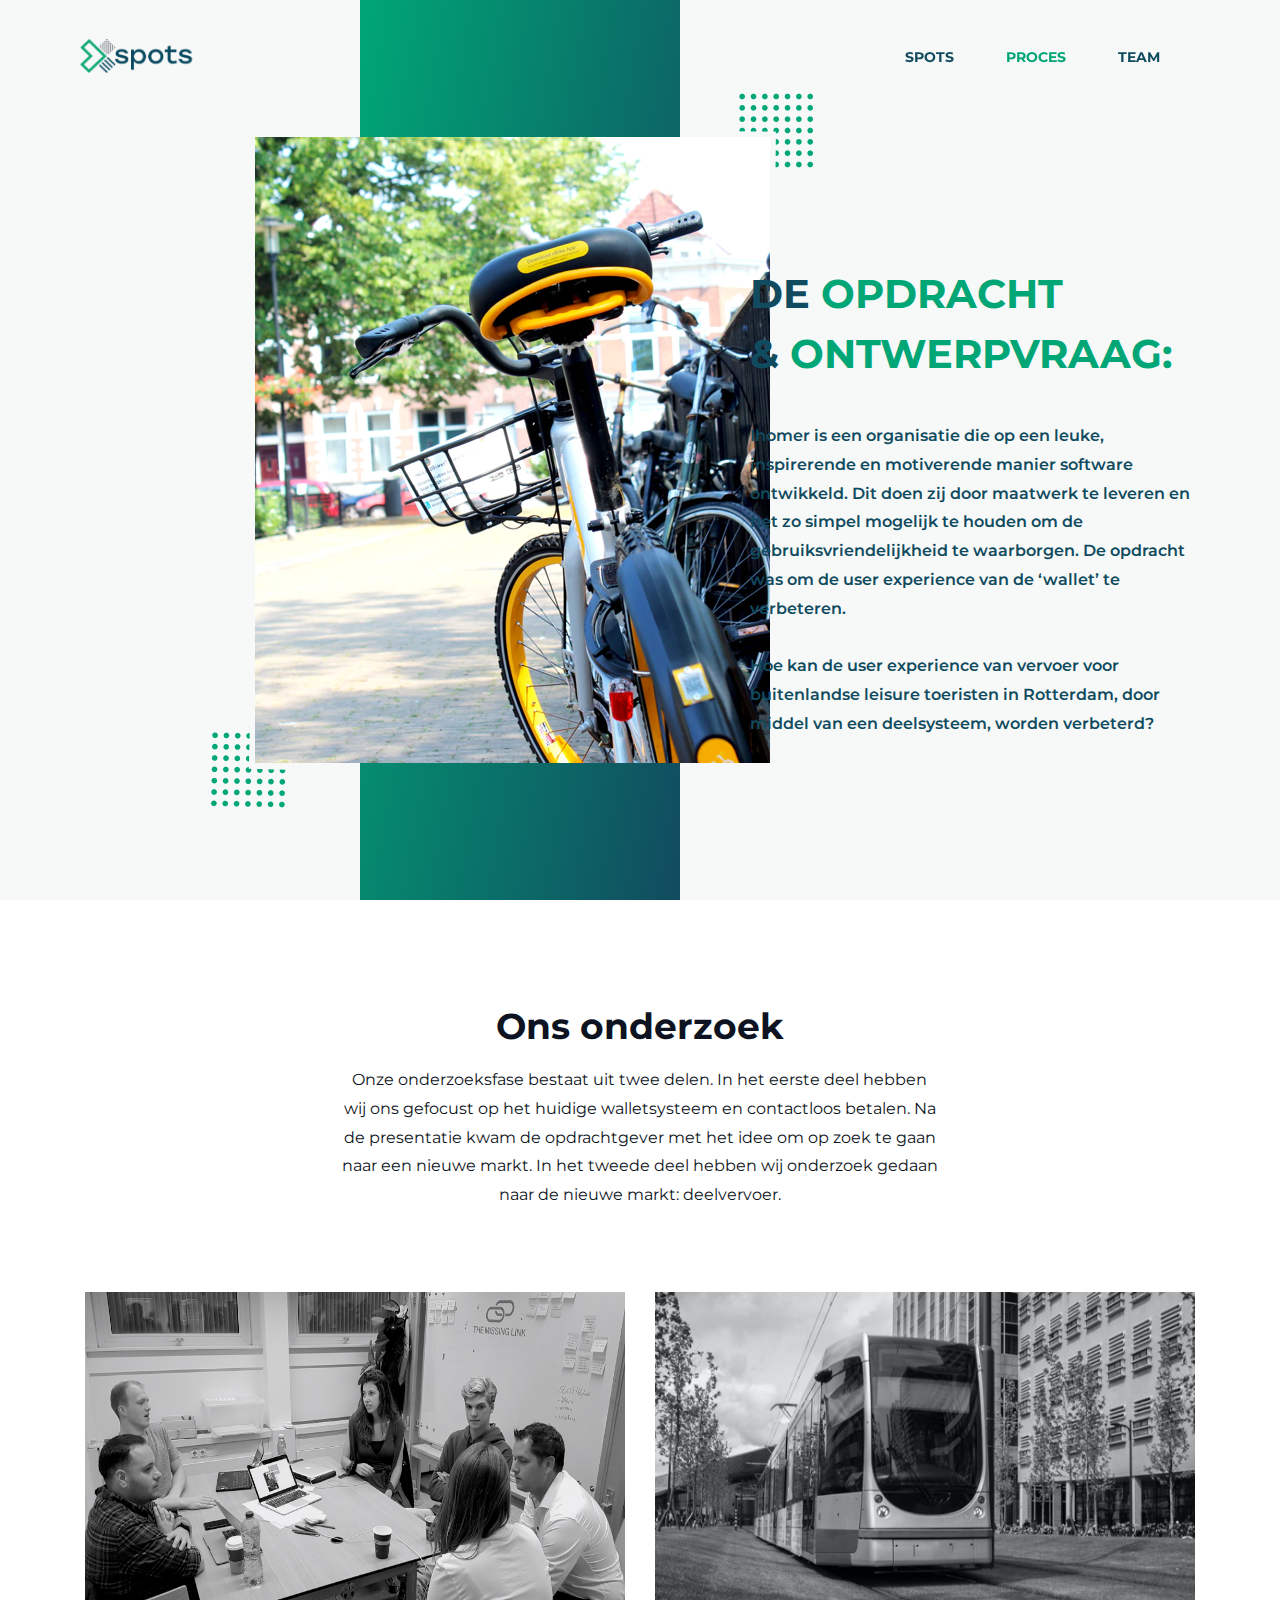
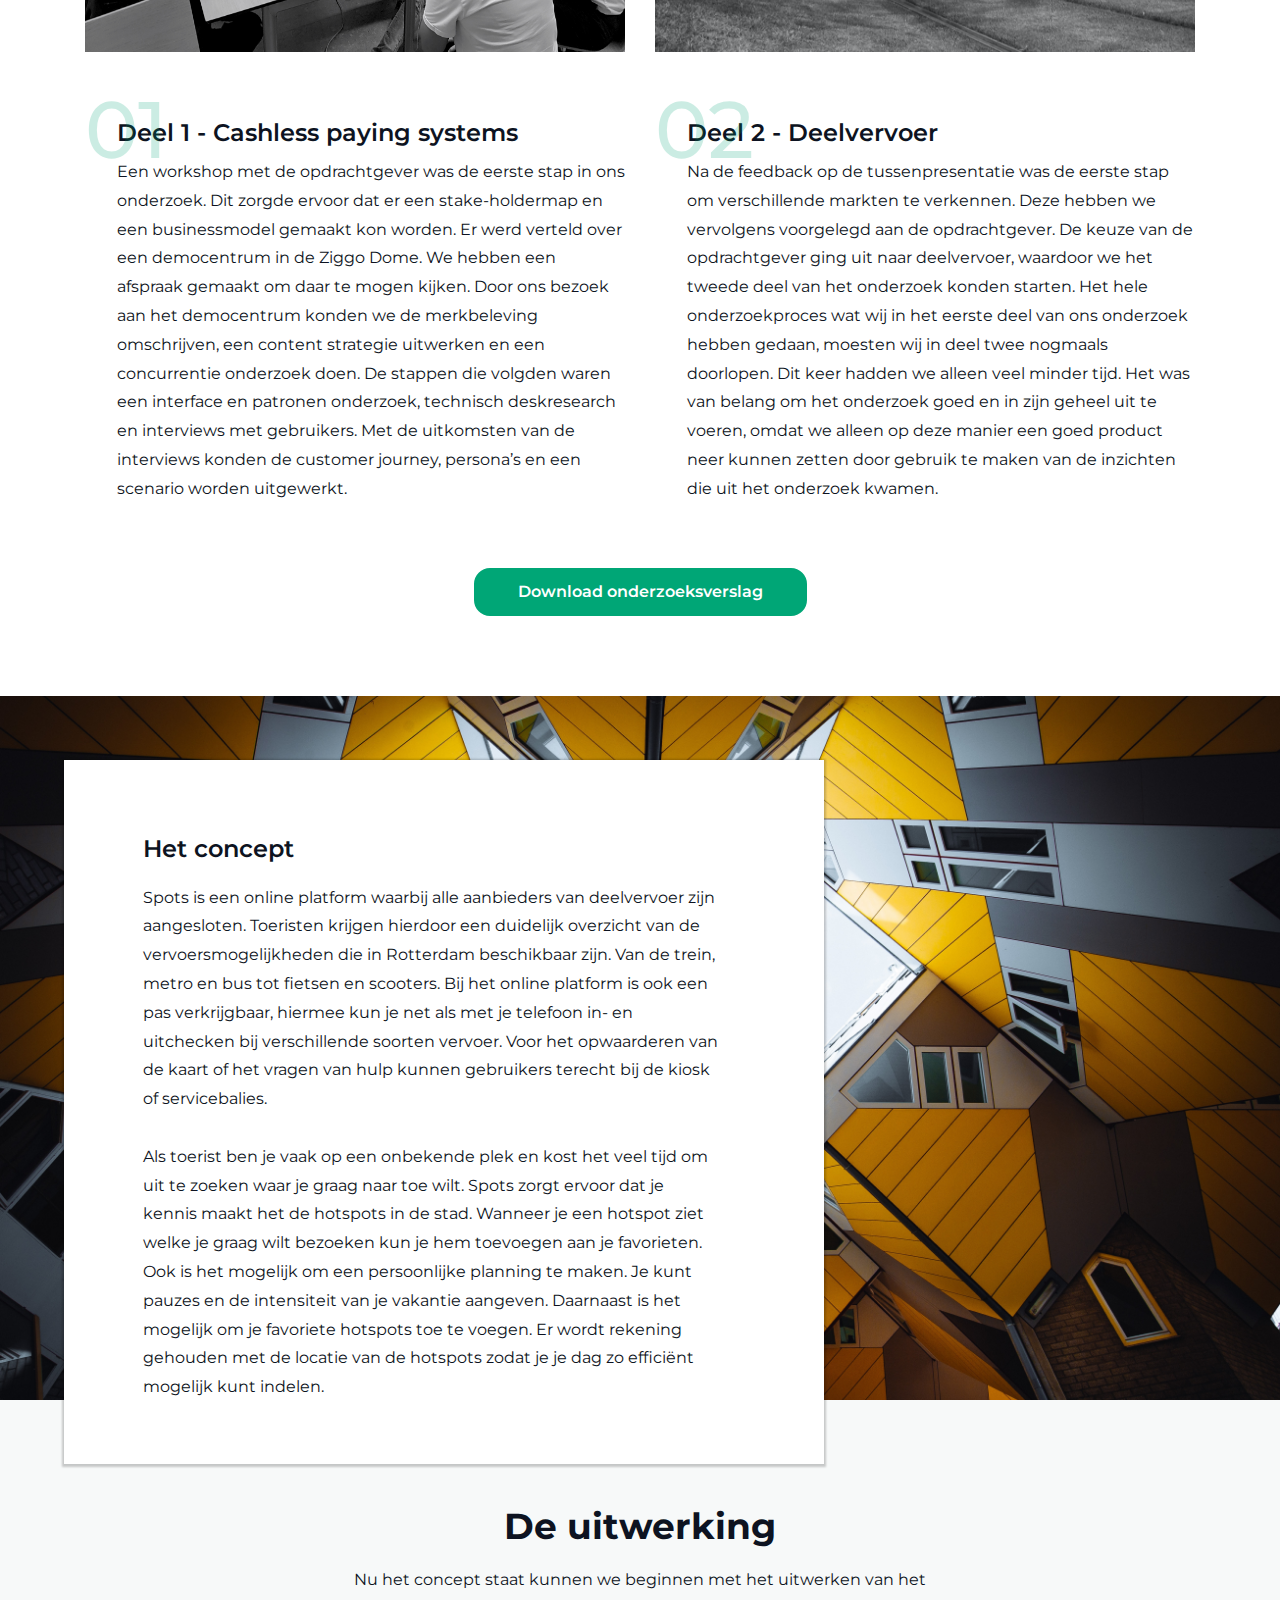
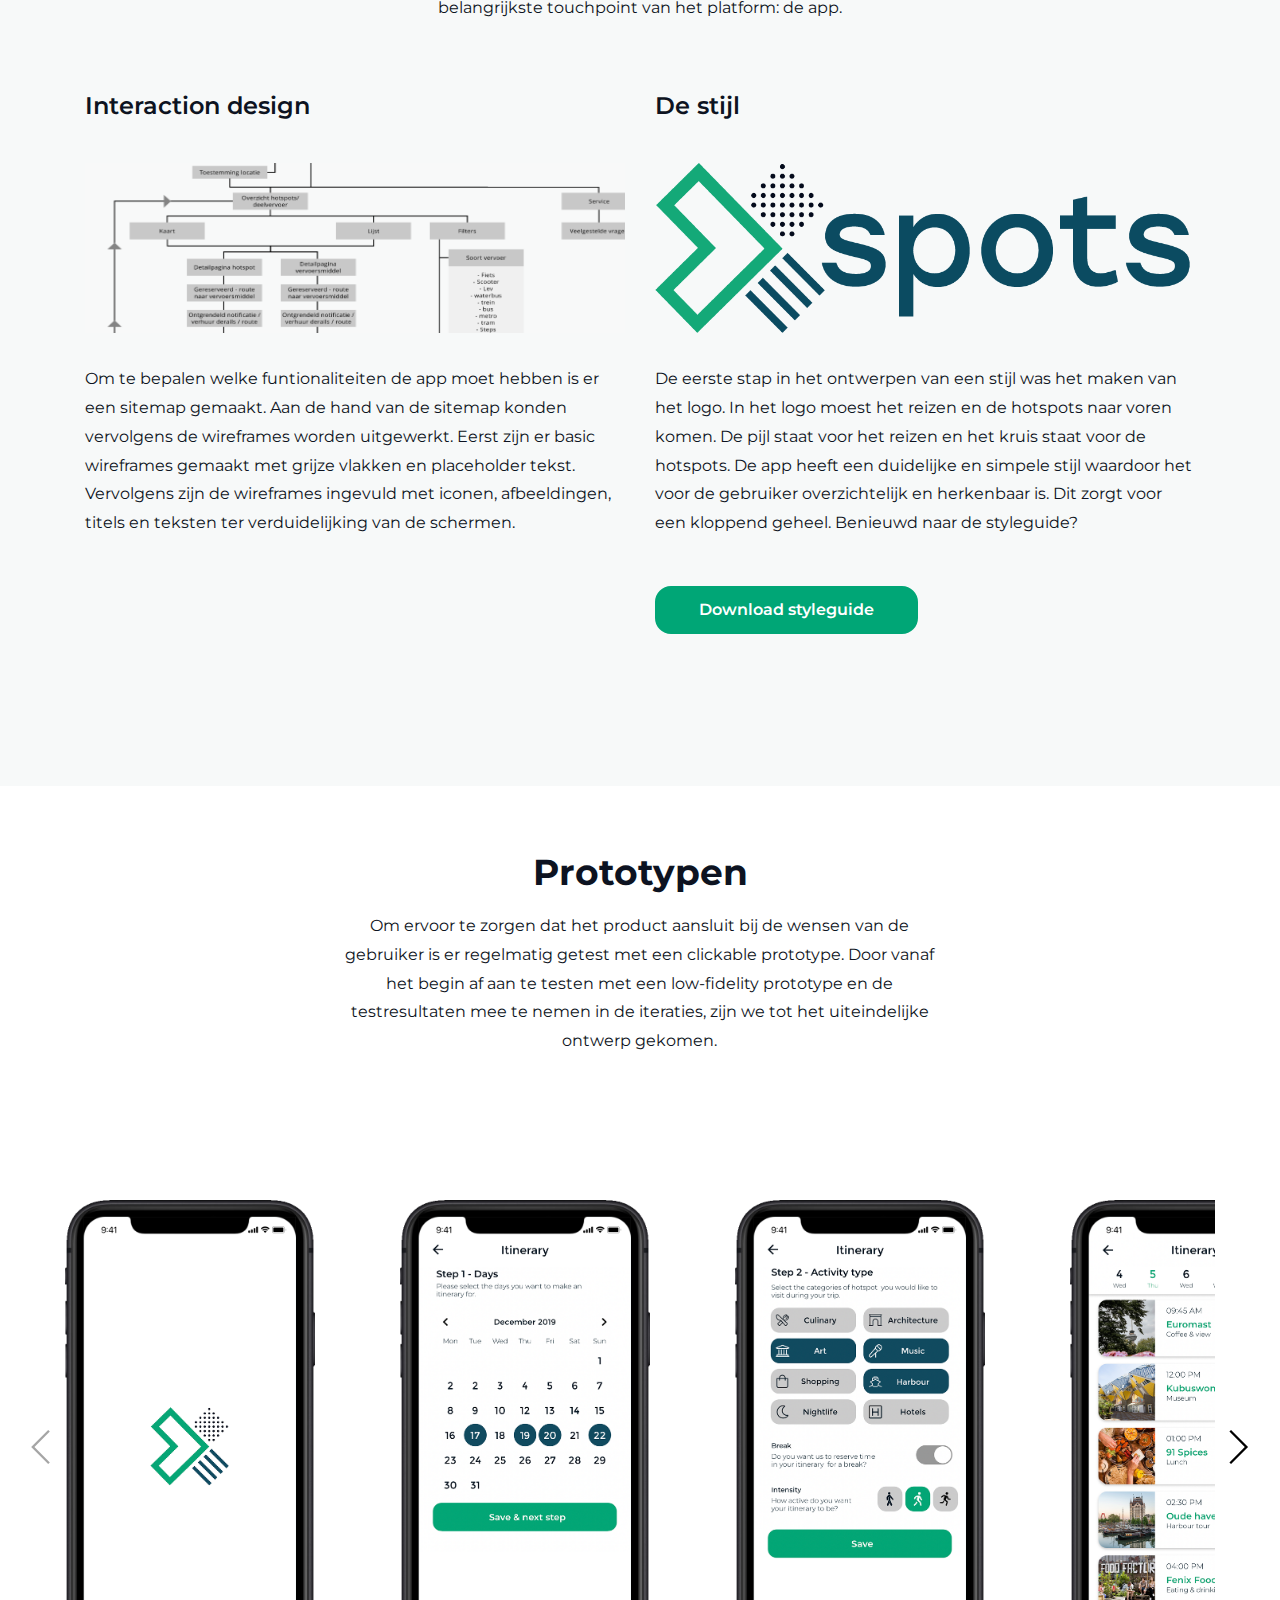
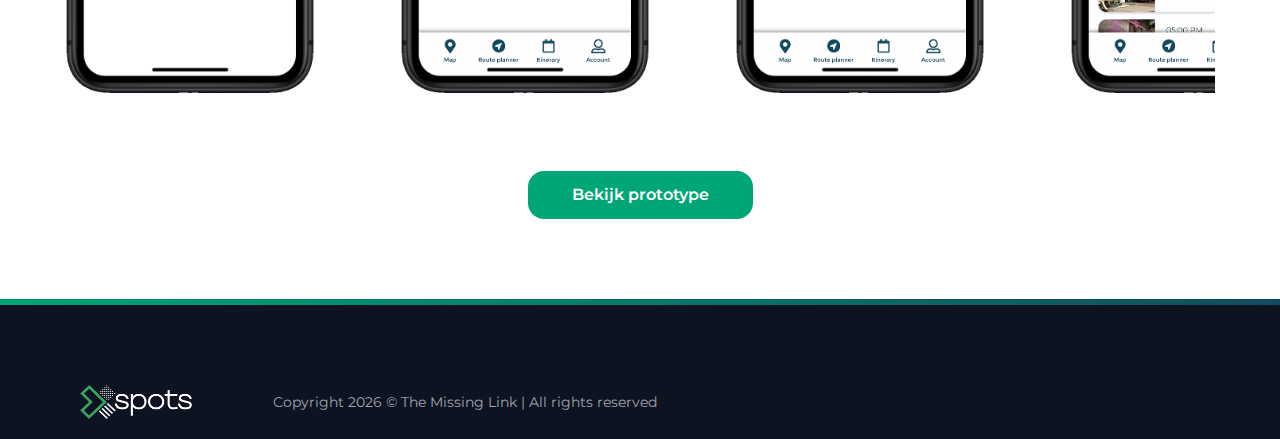
<file: proces.html>
<!DOCTYPE html>
<html lang="en">

    <head>
        <meta charset="utf-8">
        <meta name="viewport" content="width=device-width, initial-scale=1, shrink-to-fit=no">

        <!-- SEO Meta Tags -->
        <meta name="description"
            content="Free mobile app HTML landing page template to help you build a great online presence for your app which will convert visitors into users">
        <meta name="author" content="Inovatik">

        <!-- OG Meta Tags to improve the way the post looks when you share the page on LinkedIn, Facebook, Google+ -->
        <meta property="og:site_name" content="" /> <!-- website name -->
        <meta property="og:site" content="" /> <!-- website link -->
        <meta property="og:title" content="" /> <!-- title shown in the actual shared post -->
        <meta property="og:description" content="" /> <!-- description shown in the actual shared post -->
        <meta property="og:image" content="" /> <!-- image link, make sure it's jpg -->
        <meta property="og:url" content="" /> <!-- where do you want your post to link to -->
        <meta property="og:type" content="article" />

        <!-- Website Title -->
        <title>Spots</title>

        <!-- Styles -->
        <link href="https://fonts.googleapis.com/css?family=Montserrat:400,600,700" rel="stylesheet">
        <link href="https://fonts.googleapis.com/css?family=Open+Sans:400,400i,700,700i" rel="stylesheet">
        <link href="css/bootstrap.css" rel="stylesheet">
        <link href="css/fontawesome-all.css" rel="stylesheet">
        <link href="css/swiper.css" rel="stylesheet">
        <link href="css/magnific-popup.css" rel="stylesheet">
        <link href="css/styles.css" rel="stylesheet">

        <!-- Favicon  -->
        <link rel="icon" href="images/favicon.png">
    </head>

    <body data-spy="scroll" data-target=".fixed-top">

        <!-- Preloader -->
        <div class="spinner-wrapper">
            <div class="spinner">
                <div class="bounce1"></div>
                <div class="bounce2"></div>
                <div class="bounce3"></div>
            </div>
        </div>
        <!-- end of preloader -->


        <!-- Navigation -->
        <nav class="navbar navbar-expand-md navbar-dark navbar-custom fixed-top">
            <!-- Text Logo - Use this if you don't have a graphic logo -->
            <!-- <a class="navbar-brand logo-text page-scroll" href="index.html">Leno</a> -->

            <!-- Image Logo -->
            <a class="navbar-brand logo-image" href="index.html"><img src="images/logoStops.png" alt="alternative"></a>

            <!-- Mobile Menu Toggle Button -->
            <button class="navbar-toggler" type="button" data-toggle="collapse" data-target="#navbarsExampleDefault"
                aria-controls="navbarsExampleDefault" aria-expanded="false" aria-label="Toggle navigation">
                <span class="navbar-toggler-awesome fas fa-bars"></span>
                <span class="navbar-toggler-awesome fas fa-times"></span>
            </button>
            <!-- end of mobile menu toggle button -->

            <div class="collapse navbar-collapse" id="navbarsExampleDefault">
                <ul class="navbar-nav ml-auto">
                    <li class="nav-item">
                        <a class="nav-link" href="index.html">SPOTS<span class="sr-only">(current)</span></a>
                    </li>
                    <li class="nav-item">
                        <a class="nav-link active-nav" href="proces.html">PROCES</a>
                    </li>
                    <li class="nav-item">
                        <a class="nav-link" href="team.html">TEAM</a>
                    </li>
                </ul>
            </div>
        </nav> <!-- end of navbar -->
        <!-- end of navigation -->

        <!-- Header -->
        <header id="header" class="header-proces">
            <div class="gradient"></div>
            <div class="spots-header-img"></div>
            <div class="header-content">
                <div class="container">
                    <div class="row">
                        <div class="col-lg-7">
                        </div>
                        <div class="col-lg-5">
                            <div class="text-container header-text">
                                <h1>DE <span class="spots-color">OPDRACHT</span> <br>& <span
                                        class="spots-color">ONTWERPVRAAG:</span></h1>
                                <br class="p-large">
                                <p>Ihomer is een organisatie die op een leuke, inspirerende en motiverende manier
                                    software ontwikkeld. Dit doen zij door maatwerk te leveren en het zo simpel mogelijk
                                    te houden om de gebruiksvriendelijkheid te waarborgen. De opdracht was om de user
                                    experience van de ‘wallet’ te verbeteren.
                                    <br><br>Hoe kan de user experience van vervoer voor buitenlandse leisure toeristen
                                    in Rotterdam, door middel van een deelsysteem, worden verbeterd?</br></br></p>
                            </div>
                        </div> <!-- end of col -->
                    </div> <!-- end of row -->
                </div> <!-- end of container -->
            </div> <!-- end of header-content -->
        </header> <!-- end of header -->
        <!-- end of header -->

        <!-- Ons onderzoek -->
        <div id="features" class="tabs">
            <div class="container">
                <div class="row">
                    <div class="col-lg-12">
                        <h2>Ons onderzoek</h2>
                        <div class="p-heading p-large">Onze onderzoeksfase bestaat uit twee delen. In het eerste deel
                            hebben wij ons gefocust op het huidige walletsysteem en contactloos betalen. Na de
                            presentatie kwam de opdrachtgever met het idee om op zoek te gaan naar een nieuwe markt. In
                            het tweede deel hebben wij onderzoek gedaan naar de nieuwe markt: deelvervoer.</div>
                    </div> <!-- end of col -->
                </div>

                <div class="row tram-img">
                    <div class="col-lg-6 test">
                        <img src="images/team-foto.jpg" alt="">
                    </div> <!-- end of col -->
                    <div class="col-lg-6 test-1">
                        <img src="images/tram.png" alt="">
                    </div> <!-- end of col -->
                </div> <!-- end of row -->

                <div class="row proces-tekst">
                    <div class="col-lg-6">
                        <div class="text-container">
                            <h1 class="indicator-color">01</h1>
                            <h3>Deel 1 - Cashless paying systems</h3>
                            <p>Een workshop met de opdrachtgever was de eerste stap in ons onderzoek. Dit zorgde ervoor
                                dat er een stake-holdermap en een businessmodel gemaakt kon worden.
                                Er werd verteld over een democentrum in de Ziggo Dome. We hebben een afspraak gemaakt om
                                daar te mogen kijken. Door ons bezoek aan het democentrum konden we de merkbeleving
                                omschrijven, een content strategie uitwerken en een concurrentie onderzoek doen. De
                                stappen die volgden waren een interface en patronen onderzoek, technisch deskresearch en
                                interviews met gebruikers. Met de uitkomsten van de interviews konden de customer
                                journey, persona’s en een scenario worden uitgewerkt.</p>
                        </div>
                    </div> <!-- end of col -->
                    <div class="col-lg-6">
                        <div class="text-container">
                            <h1 class="indicator-color">02</h1>
                            <h3>Deel 2 - Deelvervoer</h3>
                            <p>Na de feedback op de tussenpresentatie was de eerste stap om verschillende markten te
                                verkennen. Deze hebben we vervolgens voorgelegd aan de opdrachtgever. De keuze van de
                                opdrachtgever ging uit naar deelvervoer, waardoor we het tweede deel van het onderzoek
                                konden starten. Het hele onderzoekproces wat wij in het eerste deel van ons onderzoek
                                hebben gedaan, moesten wij in deel twee nogmaals doorlopen. Dit keer hadden we alleen
                                veel minder tijd. Het was van belang om het onderzoek goed en in zijn geheel uit te
                                voeren, omdat we alleen op deze manier een goed product neer kunnen zetten door gebruik
                                te maken van de inzichten die uit het onderzoek kwamen.</p>
                        </div>
                    </div> <!-- end of col -->
                </div> <!-- end of row -->

                <div class="row button-onderz">
                    <div class="col-lg-12">
                        <a class="btn-solid-lg page-scroll" href="downloads/Onderzoeksverslag.pdf" download>Download onderzoeksverslag</a>
                    </div>
                </div>
            </div> <!-- end of container -->
        </div> <!-- end of second -->

        <!-- Details 2 -->

        <div class="basic-3 basic-proces">
            <div class="second">
                <div class="container">
                    <div class="row">
                        <div class="col-lg-8 text-float">
                            <div class="text-container ">
                                <h3>Het concept</h3>
                                <p>Spots is een online platform waarbij alle aanbieders van deelvervoer zijn
                                    aangesloten. Toeristen krijgen hierdoor een duidelijk overzicht van de
                                    vervoersmogelijkheden die in Rotterdam beschikbaar zijn. Van de trein, metro en bus
                                    tot fietsen en scooters. Bij het online platform is ook een pas verkrijgbaar,
                                    hiermee kun je net als met je telefoon in- en uitchecken bij verschillende soorten
                                    vervoer. Voor het opwaarderen van de kaart of het vragen van hulp kunnen gebruikers
                                    terecht bij de kiosk of servicebalies. <br> <br>
                                    Als toerist ben je vaak op een onbekende plek en kost het veel tijd om uit te zoeken
                                    waar je graag naar toe wilt. Spots zorgt ervoor dat je kennis maakt het de hotspots
                                    in de stad. Wanneer je een hotspot ziet welke je graag wilt bezoeken kun je hem
                                    toevoegen aan je favorieten. Ook is het mogelijk om een persoonlijke planning te
                                    maken.
                                    Je kunt pauzes en de intensiteit van je vakantie aangeven.
                                    Daarnaast is het mogelijk om je favoriete hotspots toe te voegen. Er wordt rekening
                                    gehouden met de locatie van de hotspots zodat je je dag zo efficiënt mogelijk kunt
                                    indelen.
                                </p>
                            </div> <!-- end of text-container -->
                        </div> <!-- end of col -->
                        <div class="col-lg-4">
                            <!-- <img class="img-fluid" src="images/details-2-iphone.png" alt="alternative"> -->
                        </div> <!-- end of col -->
                    </div> <!-- end of row -->
                </div> <!-- end of container -->
            </div> <!-- end of second -->
        </div> <!-- end of basic-3 -->
        <!-- end of details 2 -->
        <div id="features" class="tabs features-uitw">
            <div class="container">
                <div class="row">
                    <div class="col-lg-12">
                        <h2>De uitwerking</h2>
                        <div class="p-heading p-large">Nu het concept staat kunnen we beginnen 
                            met het uitwerken van het belangrijkste touchpoint van het platform: de app.</div>
                    </div> <!-- end of col -->
                </div>

              

                <div class="row proces-tekst">
                    <div class="col-lg-6">
                        <div class="text-container-2">
                            <h3>Interaction design</h3>
                            <img src="images/sitemap.jpg" alt="spots">
                            <p>Om te bepalen welke funtionaliteiten de app moet hebben is er een sitemap gemaakt. Aan de hand van de 
                                sitemap konden vervolgens de wireframes worden uitgewerkt. Eerst zijn er basic wireframes gemaakt met grijze 
                                vlakken en placeholder tekst. Vervolgens zijn de wireframes ingevuld met iconen, afbeeldingen, titels en teksten ter 
                                verduidelijking van de schermen.</p>
                        </div>
                    </div> <!-- end of col -->
                    <div class="col-lg-6">
                        <div class="text-container-2">
                            <h3>De stijl</h3>
                            <img src="images/logoStops.png" alt="spots">
                            <p>De eerste stap in het ontwerpen van een stijl was het maken van het logo. In het logo moest het reizen en de hotspots naar voren komen. 
                                De pijl staat voor het reizen en het kruis staat voor de hotspots. De app heeft een duidelijke en simpele stijl waardoor het voor de gebruiker 
                                overzichtelijk en herkenbaar is. Dit zorgt voor een kloppend geheel. Benieuwd naar de styleguide?</p>
                                <a class="btn-solid-lg page-scroll btn-dwnl" href="downloads/styleguide-spots.pdf" download>Download styleguide</a>
                        </div>
                    </div> <!-- end of col -->
                </div> <!-- end of row -->
            </div> <!-- end of container -->
        </div> <!-- end of second -->
        <div id="features" class="tabs tabs-1">
            <div class="container">
                <div class="row">
                    <div class="col-lg-12">
                        <h2>Prototypen</h2>
                        <div class="p-heading p-large">Om ervoor te zorgen dat het product aansluit bij de wensen van de gebruiker
                            is er regelmatig getest met een clickable prototype. Door vanaf het begin af aan te 
                            testen met een low-fidelity prototype en de testresultaten mee te nemen in de iteraties,
                            zijn we tot het uiteindelijke ontwerp gekomen.
                        </div>
                    </div> <!-- end of col -->
                </div>
            </div>
        </div>
        <!-- Screenshots -->
        <div class="slider-2">
            <div class="container-fluid">
                <div class="row">
                    <div class="col-lg-12">
                        <!-- Image Slider -->
                        <div class="slider-container">
                            <div class="swiper-container image-slider">
                                <div class="swiper-wrapper">

                                    <!-- Slide -->
                                    <div class="swiper-slide">
                                        <a href="images/1. Splashscreen.png" class="popup-link" data-effect="fadeIn">
                                            <img class="img-fluid" src="images/1. Splashscreen.png" alt="alternative">
                                        </a>
                                    </div>
                                    <!-- end of slide -->

                                    <!-- Slide -->
                                    <div class="swiper-slide">
                                        <a href="images/2. Planning 1.png" class="popup-link" data-effect="fadeIn">
                                            <img class="img-fluid" src="images/2. Planning 1.png" alt="alternative">
                                        </a>
                                    </div>
                                    <!-- end of slide -->

                                    <!-- Slide -->
                                    <div class="swiper-slide">
                                        <a href="images/3. Planning 2.png" class="popup-link" data-effect="fadeIn">
                                            <img class="img-fluid" src="images/3. Planning 2.png" alt="alternative">
                                        </a>
                                    </div>
                                    <!-- end of slide -->

                                    <!-- Slide -->
                                    <div class="swiper-slide">
                                        <a href="images//4. Planning 3.png" class="popup-link" data-effect="fadeIn">
                                            <img class="img-fluid" src="images/4. Planning 3.png" alt="alternative">
                                        </a>
                                    </div>
                                    <!-- end of slide -->

                                    <!-- Slide -->
                                    <div class="swiper-slide">
                                        <a href="images/5. Hotspots lijst.png" class="popup-link" data-effect="fadeIn">
                                            <img class="img-fluid" src="images/5. Hotspots lijst.png" alt="alternative">
                                        </a>
                                    </div>
                                    <!-- end of slide -->

                                    <!-- Slide -->
                                    <div class="swiper-slide">
                                        <a href="images/6. Euromast pagina.png" class="popup-link" data-effect="fadeIn">
                                            <img class="img-fluid" src="images/6. Euromast pagina.png"
                                                alt="alternative">
                                        </a>
                                    </div>
                                    <!-- end of slide -->

                                    <!-- Slide -->
                                    <div class="swiper-slide">
                                        <a href="images/7. Routeplanner.png" class="popup-link" data-effect="fadeIn">
                                            <img class="img-fluid" src="images/7. Routeplanner.png" alt="alternative">
                                        </a>
                                    </div>
                                    <!-- end of slide -->

                                    <!-- Slide -->
                                    <div class="swiper-slide">
                                        <a href="images/8. Routes.png" class="popup-link" data-effect="fadeIn">
                                            <img class="img-fluid" src="images/8. Routes.png" alt="alternative">
                                        </a>
                                    </div>
                                    <!-- end of slide -->

                                    <!-- Slide -->
                                    <div class="swiper-slide">
                                        <a href="images/9. Route felyx.png" class="popup-link" data-effect="fadeIn">
                                            <img class="img-fluid" src="images/9. Route felyx.png" alt="alternative">
                                        </a>
                                    </div>
                                    <!-- end of slide -->

                                    <!-- Slide -->
                                    <div class="swiper-slide">
                                        <a href="images/10. Route lopend.png" class="popup-link" data-effect="fadeIn">
                                            <img class="img-fluid" src="images/10. Route lopend.png" alt="alternative">
                                        </a>
                                    </div>
                                    <!-- end of slide -->

                                    <!-- Slide -->
                                    <div class="swiper-slide">
                                        <a href="images/11. Route behaald - pay.png" class="popup-link"
                                            data-effect="fadeIn">
                                            <img class="img-fluid" src="images/11. Route behaald - pay.png"
                                                alt="alternative">
                                        </a>
                                    </div>
                                    <!-- end of slide -->

                                    <!-- Slide -->
                                    <div class="swiper-slide">
                                        <a href="images/12. Profiel.png" class="popup-link" data-effect="fadeIn">
                                            <img class="img-fluid" src="images/12. Profiel.png" alt="alternative">
                                        </a>
                                    </div>
                                    <!-- end of slide -->

                                    <!-- Slide -->
                                    <div class="swiper-slide">
                                        <a href="images/13. Profiel - transacties.png" class="popup-link"
                                            data-effect="fadeIn">
                                            <img class="img-fluid" src="images/13. Profiel - transacties.png"
                                                alt="alternative">
                                        </a>
                                    </div>
                                    <!-- end of slide -->

                                </div> <!-- end of swiper-wrapper -->

                                <!-- Add Arrows -->
                                <div class="swiper-button-next"></div>
                                <div class="swiper-button-prev"></div>
                                <!-- end of add arrows -->

                            </div> <!-- end of swiper-container -->
                        </div> <!-- end of slider-container -->
                        <!-- end of image slider -->

                    </div> <!-- end of col -->
                </div> <!-- end of row -->
            </div> <!-- end of container -->
        </div> <!-- end of slider-2 -->
        <!-- end of screenshots -->

        <!-- Footer -->
        <div class="footer">
            <div class="container">
                <div class="row">
                    <div class="col-lg-12">
                        <a class="btn-solid-lg page-scroll" href="https://0906948.github.io/Spots/" target="_blank">Bekijk prototype</a>
                    </div>
                </div> <!-- end of row -->
            </div> <!-- end of container -->
        </div> <!-- end of footer -->
        <!-- end of footer -->

        <div class="copyright">
            <hr>
            <div class="row">
                <div class="col-md-12">
                    <img class="logo-footer" src="images/logo-footer.png" alt="logo-footer">
                    <p class="p-small">Copyright <script>
                            new Date().getFullYear() > 2010 && document.write(new Date().getFullYear());
                        </script> © The Missing Link | All rights reserved</p>
                </div> <!-- end of col -->
            </div> <!-- enf of row -->

        </div> <!-- end of copyright -->
        <!-- end of copyright -->




        <!-- Scripts -->
        <script src="js/jquery.min.js"></script> <!-- jQuery for Bootstrap's JavaScript plugins -->
        <script src="js/popper.min.js"></script> <!-- Popper tooltip library for Bootstrap -->
        <script src="js/bootstrap.min.js"></script> <!-- Bootstrap framework -->
        <script src="js/jquery.easing.min.js"></script> <!-- jQuery Easing for smooth scrolling between anchors -->
        <script src="js/swiper.min.js"></script> <!-- Swiper for image and text sliders -->
        <script src="js/jquery.magnific-popup.js"></script> <!-- Magnific Popup for lightboxes -->
        <script src="js/morphext.min.js"></script> <!-- Morphtext rotating text in the header -->
        <script src="js/validator.min.js"></script> <!-- Validator.js - Bootstrap plugin that validates forms -->
        <script src="js/scripts.js"></script> <!-- Custom scripts -->
    </body>

</html>
</body>
</file>
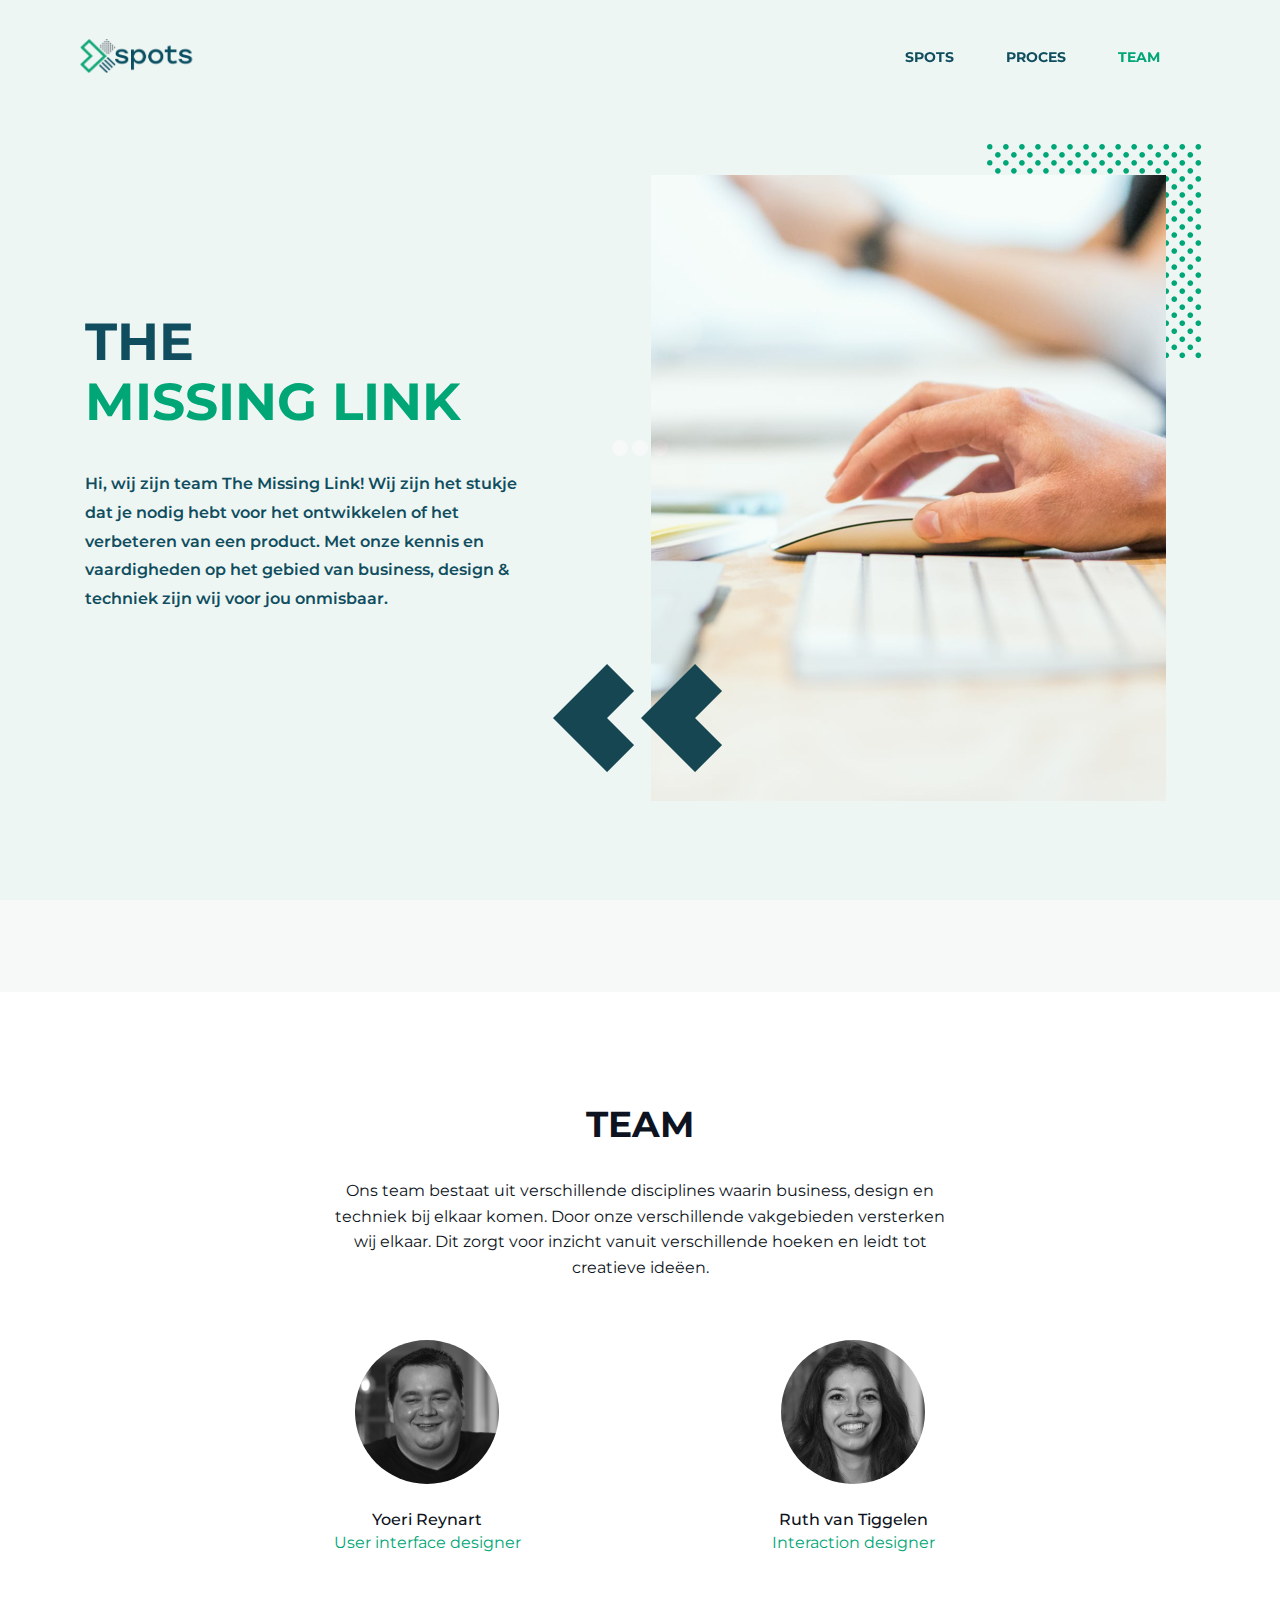
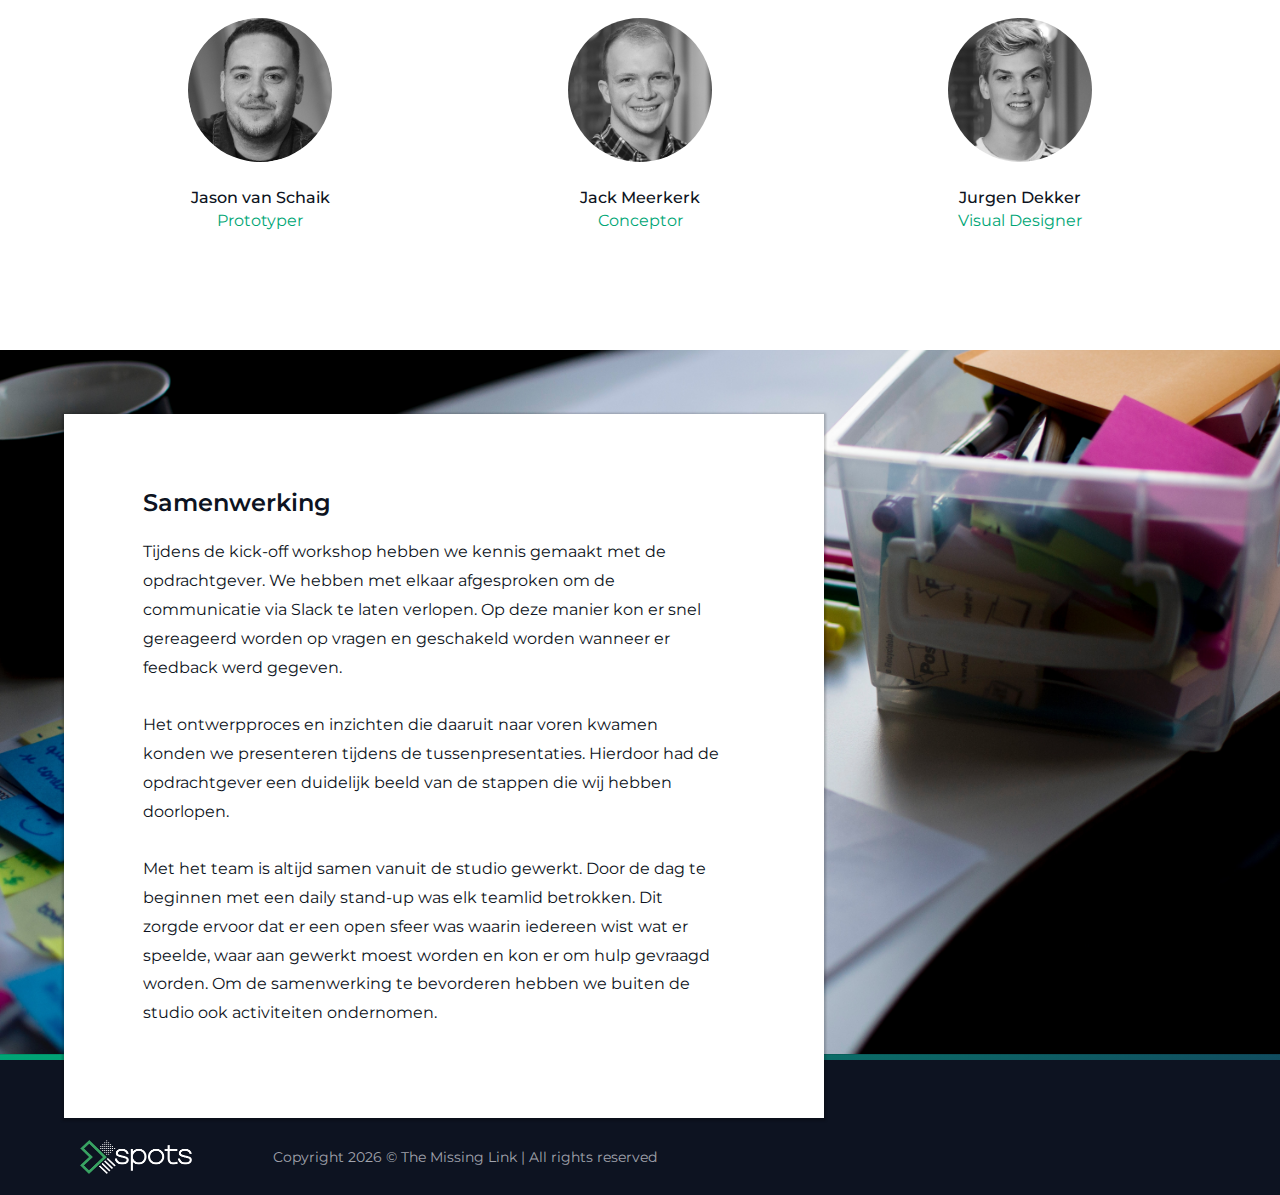
<file: team.html>
<!DOCTYPE html>
<html lang="en">

    <head>
        <meta charset="utf-8">
        <meta name="viewport" content="width=device-width, initial-scale=1, shrink-to-fit=no">

        <!-- SEO Meta Tags -->
        <meta name="description"
            content="Free mobile app HTML landing page template to help you build a great online presence for your app which will convert visitors into users">
        <meta name="author" content="Inovatik">

        <!-- OG Meta Tags to improve the way the post looks when you share the page on LinkedIn, Facebook, Google+ -->
        <meta property="og:site_name" content="" /> <!-- website name -->
        <meta property="og:site" content="" /> <!-- website link -->
        <meta property="og:title" content="" /> <!-- title shown in the actual shared post -->
        <meta property="og:description" content="" /> <!-- description shown in the actual shared post -->
        <meta property="og:image" content="" /> <!-- image link, make sure it's jpg -->
        <meta property="og:url" content="" /> <!-- where do you want your post to link to -->
        <meta property="og:type" content="article" />

        <!-- Website Title -->
        <title>Spots</title>

        <!-- Styles -->
        <link href="https://fonts.googleapis.com/css?family=Montserrat:400,600,700" rel="stylesheet">
        <link href="https://fonts.googleapis.com/css?family=Open+Sans:400,400i,700,700i" rel="stylesheet">
        <link href="css/bootstrap.css" rel="stylesheet">
        <link href="css/fontawesome-all.css" rel="stylesheet">
        <link href="css/swiper.css" rel="stylesheet">
        <link href="css/magnific-popup.css" rel="stylesheet">
        <link href="css/styles.css" rel="stylesheet">

        <!-- Favicon  -->
        <link rel="icon" href="images/favicon.png">
    </head>

    <body data-spy="scroll" data-target=".fixed-top">

        <!-- Preloader -->
        <div class="spinner-wrapper">
            <div class="spinner">
                <div class="bounce1"></div>
                <div class="bounce2"></div>
                <div class="bounce3"></div>
            </div>
        </div>
        <!-- end of preloader -->


        <!-- Navigation -->
        <nav class="navbar navbar-expand-md navbar-dark navbar-custom fixed-top">
            <!-- Text Logo - Use this if you don't have a graphic logo -->
            <!-- <a class="navbar-brand logo-text page-scroll" href="index.html">Leno</a> -->

            <!-- Image Logo -->
            <a class="navbar-brand logo-image" href="index.html"><img src="images/logoStops.png" alt="alternative"></a>

            <!-- Mobile Menu Toggle Button -->
            <button class="navbar-toggler" type="button" data-toggle="collapse" data-target="#navbarsExampleDefault"
                aria-controls="navbarsExampleDefault" aria-expanded="false" aria-label="Toggle navigation">
                <span class="navbar-toggler-awesome fas fa-bars"></span>
                <span class="navbar-toggler-awesome fas fa-times"></span>
            </button>
            <!-- end of mobile menu toggle button -->

            <div class="collapse navbar-collapse" id="navbarsExampleDefault">
                <ul class="navbar-nav ml-auto">
                    <li class="nav-item">
                        <a class="nav-link" href="index.html">SPOTS<span class="sr-only">(current)</span></a>
                    </li>
                    <li class="nav-item">
                        <a class="nav-link" href="proces.html">PROCES</a>
                    </li>
                    <li class="nav-item">
                        <a class="nav-link active-nav" href="team.html">TEAM</a>
                    </li>
                </ul>
            </div>
        </nav> <!-- end of navbar -->
        <!-- end of navigation -->

        <!-- Header -->
        <header id="header" class="header-team">
            <div class="header-content">
                <div class="container">
                    <div class="row">
                        <div class="col-lg-5">
                            <div class="text-container header-text">
                                <h1>THE <br><span class="spots-color">MISSING LINK</span></h1>
                                <br class="p-large">
                                <p>Hi, wij zijn team The Missing Link!
                                    Wij zijn het stukje dat je nodig hebt voor het ontwikkelen of het verbeteren van een
                                    product. Met onze kennis en vaardigheden op het gebied van business, design &
                                    techniek zijn wij voor jou onmisbaar.</p>
                            </div>
                        </div> <!-- end of col -->
                        <div class="col-lg-7 team-header-img">
                        </div>
                    </div> <!-- end of row -->
                </div> <!-- end of container -->
            </div> <!-- end of header-content -->
        </header> <!-- end of header -->
        <!-- end of header -->

        <!-- Testimonials -->
        <div class="slider-1">
            <div class="container">
                <div class="row">
                    <div class="col-lg-12">
                        <h2>TEAM</h2>
                        <div class="p-heading p-large">Ons team bestaat uit verschillende disciplines waarin business,
                            design en techniek bij elkaar komen. Door onze verschillende vakgebieden versterken wij
                            elkaar. Dit zorgt voor inzicht vanuit verschillende hoeken en leidt tot creatieve ideëen.
                        </div>
                    </div> <!-- end of col -->
                </div> <!-- end of row -->

                <!-- Card Slider -->
                <div class="slider-container">
                    <div class="row">
                        <div class="col-lg-6">
                            <div class="card card-1">
                                <img class="card-image" src="images/yoeri.jpg" alt="alternative">
                                <div class="card-body">
                                    <p class="testimonial-author">Yoeri Reynart
                                    </p>
                                    <p class="testimonial-text">User interface designer</p>
                                </div>
                            </div>
                        </div>
                        <div class="col-lg-6">
                            <div class="card card-2">
                                <img class="card-image" src="images/ruth.jpg" alt="alternative">
                                <div class="card-body">
                                    <p class="testimonial-author">Ruth van Tiggelen</p>
                                    <p class="testimonial-text">Interaction designer</p>
                                </div>
                            </div>
                        </div>
                    </div>

                    <div class="row">
                        <div class="col-lg-4">
                            <div class="card">
                                <img class="card-image img-jsn" src="images/jason.jpg" alt="alternative">
                                <div class="card-body">
                                    <p class="testimonial-author">Jason van Schaik
                                    </p>
                                    <p class="testimonial-text">Prototyper</p>
                                </div>
                            </div>
                        </div>
                        <div class="col-lg-4">
                            <div class="card">
                                <img class="card-image" src="images/jack.jpg" alt="alternative">
                                <div class="card-body">
                                    <p class="testimonial-author">Jack Meerkerk</p>
                                    <p class="testimonial-text">Conceptor</p>
                                </div>
                            </div>
                        </div>
                        <div class="col-lg-4">
                            <div class="card">
                                <img class="card-image" src="images/jurgen.jpg" alt="alternative">
                                <div class="card-body">
                                    <p class="testimonial-author">Jurgen Dekker</p>
                                    <p class="testimonial-text">Visual Designer</p>
                                </div>
                            </div>
                        </div>
                    </div>
                </div> <!-- end of swiper-container -->
            </div> <!-- end of slider-container -->
            <!-- end of card slider -->

        </div> <!-- end of col -->
        </div> <!-- end of row -->
        </div> <!-- end of container -->
        </div> <!-- end of slider-1 -->
        <!-- end of testimonials -->

        <!-- Details 2 -->
        <div class="basic-3 basic-team">
            <div class="second">
                <div class="container">
                    <div class="row">
                        <div class="col-lg-8 text-float">
                            <div class="text-container ">
                                <h3>Samenwerking</h3>
                                <p>Tijdens de kick-off workshop hebben we kennis gemaakt met de opdrachtgever. We hebben
                                    met elkaar afgesproken om de communicatie via Slack te laten verlopen. Op deze
                                    manier kon er snel gereageerd worden op vragen en geschakeld worden wanneer er
                                    feedback werd gegeven. <br> <br>
                                    Het ontwerpproces en inzichten die daaruit naar voren kwamen konden we presenteren
                                    tijdens de tussenpresentaties. Hierdoor had de opdrachtgever een duidelijk beeld van
                                    de stappen die wij hebben doorlopen. <br><br>
                                    Met het team is altijd samen vanuit de studio gewerkt. Door de dag te beginnen met
                                    een daily stand-up was elk teamlid betrokken. Dit zorgde ervoor dat er een open
                                    sfeer was waarin iedereen wist wat er speelde, waar aan gewerkt moest worden en kon
                                    er om hulp gevraagd worden. Om de samenwerking te bevorderen hebben we buiten de
                                    studio ook activiteiten ondernomen.
                                </p>
                            </div> <!-- end of text-container -->
                        </div> <!-- end of col -->
                        <div class="col-lg-4">
                            <!-- <img class="img-fluid" src="images/details-2-iphone.png" alt="alternative"> -->
                        </div> <!-- end of col -->
                    </div> <!-- end of row -->
                </div> <!-- end of container -->
            </div> <!-- end of second -->
        </div> <!-- end of basic-3 -->
        <!-- end of details 2 -->

        <!-- Copyright -->
        <div class="copyright">
            <hr>
            <div class="row">
                <div class="col-md-12">
                    <img class="logo-footer" src="images/logo-footer.png" alt="logo-footer">
                    <p class="p-small">Copyright <script>
                            new Date().getFullYear() > 2010 && document.write(new Date().getFullYear());
                        </script> © The Missing Link | All rights reserved</p>
                </div> <!-- end of col -->
            </div> <!-- enf of row -->

        </div> <!-- end of copyright -->
        <!-- end of copyright -->




        <!-- Scripts -->
        <script src="js/jquery.min.js"></script> <!-- jQuery for Bootstrap's JavaScript plugins -->
        <script src="js/popper.min.js"></script> <!-- Popper tooltip library for Bootstrap -->
        <script src="js/bootstrap.min.js"></script> <!-- Bootstrap framework -->
        <script src="js/jquery.easing.min.js"></script> <!-- jQuery Easing for smooth scrolling between anchors -->
        <script src="js/swiper.min.js"></script> <!-- Swiper for image and text sliders -->
        <script src="js/jquery.magnific-popup.js"></script> <!-- Magnific Popup for lightboxes -->
        <script src="js/morphext.min.js"></script> <!-- Morphtext rotating text in the header -->
        <script src="js/validator.min.js"></script> <!-- Validator.js - Bootstrap plugin that validates forms -->
        <script src="js/scripts.js"></script> <!-- Custom scripts -->
    </body>

</html>
</file>
<file: css/styles.css>
:root {
	--blue: #114b5f;
	--green: #00a676;
	--whiteBlue: #f7f9f9;
	--white: #ffffff;
	--darkBlue: #0d1321;
	--opacityGreen: #E5F6F1 ;
  }

body,
html {
    width: 100%;
	height: 100%;
	font-family: "Montserrat", sans-serif;
}

body, p {
	color: #f1f1f8; 
	font: 400 1rem/1.375rem  "Montserrat", sans-serif;
}

.p-large {
	color: #f1f1f8;
	font: 400 1rem/1.5rem  "Montserrat", sans-serif;
}

.p-small {
	color: #f1f1f8;
	font: 400 0.75rem/1.25rem  "Montserrat", sans-serif;
}

.p-heading {
	margin-bottom: 3.75rem;
	text-align: center;
}

.li-space-lg li {
	margin-bottom: 0.375rem;
}

.indent {
	padding-left: 1.25rem;
}

h1 {
	color: #f1f1f8;
	font: 700 2.5rem/2.875rem "Montserrat", sans-serif;
}

h2 {
	color: #f1f1f8;
	font: 700 2.25rem/2.75rem "Montserrat", sans-serif;
}

h3 {
	color: #f1f1f8;
	font: 600 1.5rem/2.125rem "Montserrat", sans-serif;
}

h4 {
	color: #f1f1f8;
	font: 700 1.375rem/1.75rem "Montserrat", sans-serif;
}

h5 {
	color: #f1f1f8;
	font: 700 1.125rem/1.625rem "Montserrat", sans-serif;
}

h6 {
	color: #f1f1f8;
	font: 700 1rem/1.5rem "Montserrat", sans-serif;
}

a {
	color: #f1f1f8;
	text-decoration: underline;
}

a:hover {
	color: #f1f1f8;
	text-decoration: underline;
}

a.turquoise {
	color: #00c9db;
}

a.white {
	color: #fff;
}

.testimonial-author {
	font: 500 1rem/1.5rem "Montserrat", sans-serif;
}

.btn-solid-reg {
	display: inline-block;
	padding: 1.1875rem 2.125rem 1.1875rem 2.125rem;
	border: 0.125rem solid #00c9db;
	border-radius: 2rem;
	background-color: #00c9db;
	color: #fff;
	font: 700 0.75rem/0 "Montserrat", sans-serif;
	text-decoration: none;
	transition: all 0.2s ease;
}

.btn-solid-reg:hover {
	background-color: transparent;
	color: var(--green);
	text-decoration: none;
}

.btn-solid-lg {
	display: inline-block;
	padding: 1.375rem 2.625rem 1.375rem 2.625rem;
	border: 0.125rem solid var(--green);
	border-radius: 1rem;
	background-color: var(--green);
	color: var(--white);
	font: 600 1rem/0 "Montserrat", sans-serif;
	text-decoration: none;
	transition: all 0.2s ease;
}

.btn-solid-lg:hover {
	background-color: transparent;
	color: var(--green);
	text-decoration: none;
}

.btn-solid-lg .fab {
	margin-right: 0.5rem;
	font-size: 1.25rem;
	line-height: 0;
	vertical-align: top;
}

.btn-solid-lg .fab.fa-google-play {
	font-size: 1rem;
}

.btn-outline-reg {
	display: inline-block;
	padding: 1.1875rem 2.125rem 1.1875rem 2.125rem;
	border: 0.125rem solid #00c9db;
	border-radius: 2rem;
	background-color: transparent;
	color: #00c9db;
	font: 700 0.75rem/0 "Montserrat", sans-serif;
	text-decoration: none;
	transition: all 0.2s ease;
}

.btn-outline-reg:hover {
	background-color: #00c9db;
	color: #fff;
	text-decoration: none;
}

.btn-outline-lg {
	display: inline-block;
	padding: 1.375rem 2.625rem 1.375rem 2.625rem;
	border: 0.125rem solid #00c9db;
	border-radius: 2rem;
	background-color: transparent;
	color: #00c9db;
	font: 700 0.75rem/0 "Montserrat", sans-serif;
	text-decoration: none;
	transition: all 0.2s ease;
}

.btn-outline-lg:hover {
	background-color: #00c9db;
	color: #fff;
	text-decoration: none;
}

.btn-outline-sm {
	display: inline-block;
	padding: 1rem 1.625rem 0.875rem 1.625rem;
	border: 0.125rem solid #00c9db;
	border-radius: 2rem;
	background-color: transparent;
	color: #00c9db;
	font: 700 0.625rem/0 "Montserrat", sans-serif;
	text-decoration: none;
	transition: all 0.2s ease;
}

.btn-outline-sm:hover {
	background-color: #00c9db;
	color: #fff;
	text-decoration: none;
}

.form-group {
	position: relative;
	margin-bottom: 1.25rem;
}

.form-group.has-error.has-danger {
	margin-bottom: 0.625rem;
}

.form-group.has-error.has-danger .help-block.with-errors ul {
	margin-top: 0.375rem;
}

.label-control {
	position: absolute;
	top: 0.87rem;
	left: 1.375rem;
	color: #f1f1f8;
	opacity: 1;
	font: 400 0.875rem/1.375rem "Montserrat", sans-serif;
	cursor: text;
	transition: all 0.2s ease;
}

/* IE10+ hack to solve lower label text position compared to the rest of the browsers */
@media screen and (-ms-high-contrast: active), screen and (-ms-high-contrast: none) {  
	.label-control {
		top: 0.9375rem;
	}
}

.form-control-input:focus + .label-control,
.form-control-input.notEmpty + .label-control,
.form-control-textarea:focus + .label-control,
.form-control-textarea.notEmpty + .label-control {
	top: 0.125rem;
	opacity: 1;
	font-size: 0.75rem;
	font-weight: 700;
}

.form-control-input,
.form-control-select {
	display: block; /* needed for proper display of the label in Firefox, IE, Edge */
	width: 100%;
	padding-top: 1.0625rem;
	padding-bottom: 0.0625rem;
	padding-left: 1.3125rem;
	border: 1px solid #9791ae;
	border-radius: 0.25rem;
	background-color: #413d52;
	color: #f1f1f8;
	font: 400 0.875rem/1.875rem "Montserrat", sans-serif;
	transition: all 0.2s ease;
	-webkit-appearance: none; /* removes inner shadow on form inputs on ios safari */
}

.form-control-select {
	padding-top: 0.5rem;
	padding-bottom: 0.5rem;
	height: 3rem;
}

/* IE10+ hack to solve lower label text position compared to the rest of the browsers */
@media screen and (-ms-high-contrast: active), screen and (-ms-high-contrast: none) {  
	.form-control-input {
		padding-top: 1.25rem;
		padding-bottom: 0.75rem;
		line-height: 1.75rem;
	}

	.form-control-select {
		padding-top: 0.875rem;
		padding-bottom: 0.75rem;
		height: 3.125rem;
		line-height: 2.125rem;
	}
}

select {
    /* you should keep these first rules in place to maintain cross-browser behavior */
    -webkit-appearance: none;
	-moz-appearance: none;
	-ms-appearance: none;
    -o-appearance: none;
    appearance: none;
    background-image: url('../images/down-arrow.png');
    background-position: 96% 50%;
    background-repeat: no-repeat;
    outline: none;
}

select::-ms-expand {
    display: none; /* removes the ugly default down arrow on select form field in IE11 */
}

.form-control-textarea {
	display: block; /* used to eliminate a bottom gap difference between Chrome and IE/FF */
	width: 100%;
	height: 8rem; /* used instead of html rows to normalize height between Chrome and IE/FF */
	padding-top: 1.25rem;
	padding-left: 1.3125rem;
	border: 1px solid #9791ae;
	border-radius: 0.25rem;
	background-color: #413d52;
	color: #f1f1f8;
	font: 400 0.875rem/1.75rem "Montserrat", sans-serif;
	transition: all 0.2s ease;
}

.form-control-input:focus,
.form-control-select:focus,
.form-control-textarea:focus {
	border: 1px solid #f1f1f8;
	outline: none; /* Removes blue border on focus */
}

.form-control-input:hover,
.form-control-select:hover,
.form-control-textarea:hover {
	border: 1px solid #f1f1f8;
}

.checkbox {
	font: 400 0.75rem/1.25rem "Open Sans", sans-serif;
}

input[type='checkbox'] {
	vertical-align: -15%;
	margin-right: 0.375rem;
}

/* IE10+ hack to raise checkbox field position compared to the rest of the browsers */
@media screen and (-ms-high-contrast: active), screen and (-ms-high-contrast: none) {  
	input[type='checkbox'] {
		vertical-align: -9%;
	}
}

.form-control-submit-button {
	display: inline-block;
	width: 100%;
	height: 3.125rem;
	border: 1px solid #00c9db;
	border-radius: 1.5rem;
	background-color: #00c9db;
	color: #fff;
	font: 700 0.75rem/1.75rem "Montserrat", sans-serif;
	cursor: pointer;
	transition: all 0.2s ease;
}

.form-control-submit-button:hover {
	background-color: transparent;
	color: #00c9db;
}

/* Form Success And Error Message Formatting */
#cmsgSubmit.h3.text-center.tada.animated,
#pmsgSubmit.h3.text-center.tada.animated,
#cmsgSubmit.h3.text-center,
#pmsgSubmit.h3.text-center {
	display: block;
	margin-bottom: 0;
	color: #f1f1f8;
	font: 400 1.125rem/1rem "Montserrat", sans-serif;
}

.help-block.with-errors .list-unstyled {
	color: #f1f1f8;
	font-size: 0.75rem;
	line-height: 1.125rem;
	text-align: left;
}

.help-block.with-errors ul {
	margin-bottom: 0;
}
/* end of form success and error message formatting */

/* Form Success And Error Message Animation - Animate.css */
@-webkit-keyframes tada {
	from {
		-webkit-transform: scale3d(1, 1, 1);
		-ms-transform: scale3d(1, 1, 1);
		transform: scale3d(1, 1, 1);
	}
	10%, 20% {
		-webkit-transform: scale3d(.9, .9, .9) rotate3d(0, 0, 1, -3deg);
		-ms-transform: scale3d(.9, .9, .9) rotate3d(0, 0, 1, -3deg);
		transform: scale3d(.9, .9, .9) rotate3d(0, 0, 1, -3deg);
	}
	30%, 50%, 70%, 90% {
		-webkit-transform: scale3d(1.1, 1.1, 1.1) rotate3d(0, 0, 1, 3deg);
		-ms-transform: scale3d(1.1, 1.1, 1.1) rotate3d(0, 0, 1, 3deg);
		transform: scale3d(1.1, 1.1, 1.1) rotate3d(0, 0, 1, 3deg);
	}
	40%, 60%, 80% {
		-webkit-transform: scale3d(1.1, 1.1, 1.1) rotate3d(0, 0, 1, -3deg);
		-ms-transform: scale3d(1.1, 1.1, 1.1) rotate3d(0, 0, 1, -3deg);
		transform: scale3d(1.1, 1.1, 1.1) rotate3d(0, 0, 1, -3deg);
	}
	to {
		-webkit-transform: scale3d(1, 1, 1);
		-ms-transform: scale3d(1, 1, 1);
		transform: scale3d(1, 1, 1);
	}
}

@keyframes tada {
	from {
		-webkit-transform: scale3d(1, 1, 1);
		-ms-transform: scale3d(1, 1, 1);
		transform: scale3d(1, 1, 1);
	}
	10%, 20% {
		-webkit-transform: scale3d(.9, .9, .9) rotate3d(0, 0, 1, -3deg);
		-ms-transform: scale3d(.9, .9, .9) rotate3d(0, 0, 1, -3deg);
		transform: scale3d(.9, .9, .9) rotate3d(0, 0, 1, -3deg);
	}
	30%, 50%, 70%, 90% {
		-webkit-transform: scale3d(1.1, 1.1, 1.1) rotate3d(0, 0, 1, 3deg);
		-ms-transform: scale3d(1.1, 1.1, 1.1) rotate3d(0, 0, 1, 3deg);
		transform: scale3d(1.1, 1.1, 1.1) rotate3d(0, 0, 1, 3deg);
	}
	40%, 60%, 80% {
		-webkit-transform: scale3d(1.1, 1.1, 1.1) rotate3d(0, 0, 1, -3deg);
		-ms-transform: scale3d(1.1, 1.1, 1.1) rotate3d(0, 0, 1, -3deg);
		transform: scale3d(1.1, 1.1, 1.1) rotate3d(0, 0, 1, -3deg);
	}
	to {
		-webkit-transform: scale3d(1, 1, 1);
		-ms-transform: scale3d(1, 1, 1);
		transform: scale3d(1, 1, 1);
	}
}

.tada {
	-webkit-animation-name: tada;
	animation-name: tada;
}

.animated {
	-webkit-animation-duration: 1s;
	animation-duration: 1s;
	-webkit-animation-fill-mode: both;
	animation-fill-mode: both;
}
/* end of form success and error message animation - Animate.css */

/* Fade-move Animation For Lightbox - Magnific Popup */
/* at start */
.my-mfp-slide-bottom .zoom-anim-dialog {
	opacity: 0;
	transition: all 0.2s ease-out;
	-webkit-transform: translateY(-1.25rem) perspective(37.5rem) rotateX(10deg);
	-ms-transform: translateY(-1.25rem) perspective(37.5rem) rotateX(10deg);
	transform: translateY(-1.25rem) perspective(37.5rem) rotateX(10deg);
}

/* animate in */
.my-mfp-slide-bottom.mfp-ready .zoom-anim-dialog {
	opacity: 1;
	-webkit-transform: translateY(0) perspective(37.5rem) rotateX(0); 
	-ms-transform: translateY(0) perspective(37.5rem) rotateX(0); 
	transform: translateY(0) perspective(37.5rem) rotateX(0); 
}

/* animate out */
.my-mfp-slide-bottom.mfp-removing .zoom-anim-dialog {
	opacity: 0;
	-webkit-transform: translateY(-0.625rem) perspective(37.5rem) rotateX(10deg); 
	-ms-transform: translateY(-0.625rem) perspective(37.5rem) rotateX(10deg); 
	transform: translateY(-0.625rem) perspective(37.5rem) rotateX(10deg); 
}

/* dark overlay, start state */
.my-mfp-slide-bottom.mfp-bg {
	opacity: 0;
	transition: opacity 0.2s ease-out;
}

/* animate in */
.my-mfp-slide-bottom.mfp-ready.mfp-bg {
	opacity: 0.8;
}
/* animate out */
.my-mfp-slide-bottom.mfp-removing.mfp-bg {
	opacity: 0;
}
/* end of fade-move animation for lightbox - magnific popup */

/* Fade Animation For Image Slider - Magnific Popup */
@-webkit-keyframes fadeIn {
	from {
		opacity: 0;
	}
	to {
		opacity: 1;
	}
}

@keyframes fadeIn {
	from {
		opacity: 0;
	}
	to {
		opacity: 1;
	}
}

.fadeIn {
	-webkit-animation: fadeIn 0.6s;
	animation: fadeIn 0.6s;
}

@-webkit-keyframes fadeOut {
	from {
		opacity: 1;
	}
	to {
		opacity: 0;
	}
}

@keyframes fadeOut {
	from {
		opacity: 1;
	}
	to {
		opacity: 0;
	}
}

.fadeOut {
	-webkit-animation: fadeOut 0.8s;
	animation: fadeOut 0.8s;
}
/* end of fade animation for image slider - magnific popup */


/*************************/
/*     02. Preloader     */
/*************************/
.spinner-wrapper {
	position: fixed;
	z-index: 999999;
	top: 0;
	right: 0;
	bottom: 0;
	left: 0;
	background: var(--green);
}

.spinner {
	position: absolute;
	top: 50%; /* centers the loading animation vertically one the screen */
	left: 50%; /* centers the loading animation horizontally one the screen */
	width: 3.75rem;
	height: 1.25rem;
	margin: -0.625rem 0 0 -1.875rem; /* is width and height divided by two */ 
	text-align: center;
}

.spinner > div {
	display: inline-block;
	width: 1rem;
	height: 1rem;
	border-radius: 100%;
	background-color: #fff;
	-webkit-animation: sk-bouncedelay 1.4s infinite ease-in-out both;
	animation: sk-bouncedelay 1.4s infinite ease-in-out both;
}

.spinner .bounce1 {
	-webkit-animation-delay: -0.32s;
	animation-delay: -0.32s;
}

.spinner .bounce2 {
	-webkit-animation-delay: -0.16s;
	animation-delay: -0.16s;
}

@-webkit-keyframes sk-bouncedelay {
	0%, 80%, 100% { -webkit-transform: scale(0); }
	40% { -webkit-transform: scale(1.0); }
}

@keyframes sk-bouncedelay {
	0%, 80%, 100% { 
		-webkit-transform: scale(0);
		-ms-transform: scale(0);
		transform: scale(0);
	} 40% { 
		-webkit-transform: scale(1.0);
		-ms-transform: scale(1.0);
		transform: scale(1.0);
	}
}


/**************************/
/*     03. Navigation     */
/**************************/
.navbar-custom {
	box-shadow: 0 0.0625rem 0.375rem 0 rgba(0, 0, 0, 0.1);
	font: 700 0.75rem/2rem "Montserrat", sans-serif;
	transition: all 0.2s ease;
}

.nav-item {
	font-size: 1.1vw;
}

.navbar-custom .navbar-brand.logo-image img {
    width: 113px;
	height: 34px;
	margin-bottom: 1px;
	-webkit-backface-visibility: hidden;
}

.navbar-custom .navbar-brand.logo-text {
	font: 700 2.375rem/1.5rem "Montserrat", sans-serif;
	color: var(--blue);
	letter-spacing: -0.5px;
	text-decoration: none;
}

.navbar-custom .navbar-nav {
	margin-top: 0.75rem;
}

.navbar-custom .nav-item .nav-link {
	padding: 0 2.5rem 0 0.75rem;
	color: var(--blue);
	text-decoration: none;
	transition: all 0.2s ease;
}

.navbar-custom .nav-item .nav-link:hover,
.navbar-custom .nav-item .nav-link.active {
	color: var(--green);
}

/* Dropdown Menu */
.navbar-custom .dropdown:hover > .dropdown-menu {
	display: block; /* this makes the dropdown menu stay open while hovering it */
	min-width: auto;
	animation: fadeDropdown 0.2s; /* required for the fade animation */
}

@keyframes fadeDropdown {
    0% {
        opacity: 0;
    }

    100% {
        opacity: 1;
    }
}

.navbar-custom .dropdown-toggle:focus { /* removes dropdown outline on focus  */
	outline: 0;
}

.active-nav {
	color: var(--green) !important;
}

.navbar-custom .dropdown-menu {
	margin-top: 0;
	border: none;
	border-radius: 0.25rem;
	background-color: #4633af;
}

.navbar-custom .dropdown-item {
	color: var(--blue);
	text-decoration: none;
}

.navbar-custom .dropdown-item:hover {
	background-color: #4633af;
}

.navbar-custom .dropdown-item .item-text {
	font: 700 0.75rem/1.5rem "Montserrat", sans-serif;
}

.navbar-custom .dropdown-item:hover .item-text {
	color: #00c9db;
}

.navbar-custom .dropdown-items-divide-hr {
	width: 100%;
	height: 1px;
	margin: 0.25rem auto 0.25rem auto;
	border: none;
	background-color: #b5bcc4;
	opacity: 0.2;
}
/* end of dropdown menu */

.navbar-custom .social-icons {
	display: none;
}

.navbar-custom .navbar-toggler {
	border: none;
	color: #fff;
	font-size: 2rem;
}

.navbar-custom button[aria-expanded='false'] .navbar-toggler-awesome.fas.fa-times{
	display: none;
}

.navbar-custom button[aria-expanded='false'] .navbar-toggler-awesome.fas.fa-bars{
	display: inline-block;
}

.navbar-custom button[aria-expanded='true'] .navbar-toggler-awesome.fas.fa-bars{
	display: none;
}

.navbar-custom button[aria-expanded='true'] .navbar-toggler-awesome.fas.fa-times{
	display: inline-block;
	margin-right: 0.125rem;
}


/*********************/
/*    04. Header     */
/*********************/
.spots-color {
	color: var(--green);
}
.header {
	background: linear-gradient(to right , rgba(254, 254, 254, 0.8),rgba(255, 255, 255, 0.8) ,rgba(255, 255, 255, 0.5),rgba(255, 255, 255, 0), rgba(255, 255, 255, 0)), url('../images/header-background.png') center center no-repeat;
	background-size: cover;
	position: relative;
	height: 100%;
}

.header-text {
	color: var(--blue);
}

.header-text p {
	font: 600 1rem/1.5rem  "Montserrat", sans-serif;
	color: var(--blue) !important;
	line-height: 1.8rem;
}


.header .header-content {
	padding-top: 8.5rem;
	padding-bottom: 7rem;
	text-align: center;
}

.header .text-container {
	margin-bottom: 3rem;
}

.header h1 {
	margin-bottom: 1rem;
	color: var(--blue);
}

.header #js-rotating {
	color: #40e0ee;
}

.header .p-large {
	margin-bottom: 2rem;
	line-height: 2.7vh;
}

.header .btn-solid-lg {
	margin-right: 0.5rem;
	margin-bottom: 1.25rem;
}

.header-team {
	background-color: var(--whiteBlue);
}

.header-team .header-content {
	padding-top: 8.5rem;
	text-align: center;
}

.header-team .text-container {
	margin-bottom: 3rem;
}

.header-team h1 {
	margin-bottom: 1rem;
	color: var(--blue);
}

.header-team #js-rotating {
	color: #40e0ee;
}

.header-team .p-large {
	margin-bottom: 2rem;
	line-height: 2.7vh;
}

.header-team .btn-solid-lg {
	margin-right: 0.5rem;
	margin-bottom: 1.25rem;
}

.header-team .team-header-img {
	background: url('../images/team.png') center;
	background-repeat: no-repeat;
	height: 45rem;
	margin-top: -6rem;
}

.header-proces .spots-header-img {
	background: url('../images/fiets-proces.png') center;
	background-repeat: no-repeat;
	position: absolute;
	width: 38rem;
    height: 100%;
    margin-left: 13rem;
}

.gradient {
	background: rgb(0,166,118);
	background: linear-gradient(100deg, rgba(0,166,118,1) 0%, rgba(17,75,95,1) 100%);
    width: 20rem;
    height: 100%;
	position: absolute;
	margin-left: 20.5rem;
}

.header-proces {
	background-color:var(--whiteBlue);
	height: 100%;
}

.header-proces .header-content {
	padding-top: 13rem;
	text-align: left;
	min-height: 100%;
	padding-bottom: 2.5rem;
}

.header-proces .text-container {
	margin-bottom: 3rem;
}

.header-proces h1 {
	margin-bottom: 1rem;
	color: var(--blue);
	font-size: 2.5rem;
}

.header-proces #js-rotating {
	color: #40e0ee;
}

.header-proces .p-large {
	margin-bottom: 2rem;
	line-height: 2.7vh;
}

.header-proces .btn-solid-lg {
	margin-right: 0.5rem;
	margin-bottom: 1.25rem;
}


/****************************/
/*     05. Testimonials     */
/****************************/
.slider-1 {
	padding-top: 6.875rem;
	padding-bottom: 6.375rem;
	background-color: var(--white);
}

.slider-1 h2 {
	text-align: center;
	margin-bottom: 2rem;
	color: var(--darkBlue);
}

.slider-1 .p-heading {
	color: var(--darkBlue);
	font-weight: 400;
	line-height: 1.6rem;
	width: 38.5rem;
}

.slider-container p {
	text-align: center;
	color: var(--darkBlue);
}

.slider-container p:nth-child(2) {
	color: var(--green);
} 

.slider-1 .slider-container {
	position: relative;
}

.slider-container .col-lg-6:nth-child(1) {
	margin-bottom: 3rem;
}

.img-jsn {
	-ms-transform: rotate(-12deg); /* IE 9 */
  -webkit-transform: rotate(-12deg); /* Safari 3-8 */
  transform: rotate(-12deg);
}

.slider-1 .swiper-container {
	position: static;
	width: 90%;
	text-align: center;
}

.slider-1 .swiper-button-prev:focus,
.slider-1 .swiper-button-next:focus {
	/* even if you can't see it chrome you can see it on mobile device */
	outline: none;
}

.slider-1 .swiper-button-prev {
	left: -0.5rem;
	background-image: url("data:image/svg+xml;charset=utf-8,%3Csvg%20xmlns%3D'http%3A%2F%2Fwww.w3.org%2F2000%2Fsvg'%20viewBox%3D'0%200%2028%2044'%3E%3Cpath%20d%3D'M0%2C22L22%2C0l2.1%2C2.1L4.2%2C22l19.9%2C19.9L22%2C44L0%2C22L0%2C22L0%2C22z'%20fill%3D'%23f1f1f8'%2F%3E%3C%2Fsvg%3E");
	background-size: 1.125rem 1.75rem;
}

.slider-1 .swiper-button-next {
	right: -0.5rem;
	background-image: url("data:image/svg+xml;charset=utf-8,%3Csvg%20xmlns%3D'http%3A%2F%2Fwww.w3.org%2F2000%2Fsvg'%20viewBox%3D'0%200%2028%2044'%3E%3Cpath%20d%3D'M27%2C22L27%2C22L5%2C44l-2.1-2.1L22.8%2C22L2.9%2C2.1L5%2C0L27%2C22L27%2C22z'%20fill%3D'%23f1f1f8'%2F%3E%3C%2Fsvg%3E");
	background-size: 1.125rem 1.75rem;
}

.slider-1 .card {
	position: relative;
	border: none;
	background-color: transparent;
}

.slider-1 .card-image {
	width: 9rem;
	height: 9rem;
	margin-right: auto;
	margin-bottom: 0.25rem;
	margin-left: auto;
	border-radius: 50%;
}

.slider-1 .col-lg-6 .card-1 {
	margin-left: 9rem;
}

.slider-1 .col-lg-6 .card-2 {
	margin-right: 9rem;
}

.slider-1 .card-body {
	padding-bottom: 0;
}

.slider-1 .testimonial-author {
	margin-bottom: 0;
}


/************************/
/*     05. Features     */
/************************/
.tabs {
	padding-top: 6.5rem;
	background-color: var(--white);
}

.features {
	text-align: center;
}

.features h5 {
	color: var(--darkBlue);
	font-weight: 500;
}

.features p {
	color: var(--darkBlue);
}

.features i {
	color: var(--green);
	font-size: 3vw;
	margin-bottom: 1.5vw;
}

 .features-uitw {
	background-color:var(--whiteBlue);
	padding-bottom: 6.5rem;
}

.proces-tekst h3 {
	color: var(--darkBlue);
	font-weight: 600;
}

.proces-tekst .text-container-2 .btn-dwnl{
	margin-top: 2rem;
}

.proces-tekst p {
	color: var(--darkBlue);
	line-height: 1.8rem;
}

.proces-tekst {
	margin-top: 4rem;
	margin-bottom: 3rem;
}

.proces-tekst .text-container {
	padding-left: 2rem;
}
.button-onderz {
	text-align: center;
}

.proces-tekst img {
		position: relative;
		float: left;
		height: 10.625rem;
		width: 100%;
		background-repeat: no-repeat;
		background-size: cover;
		margin-top: 2rem;
		margin-bottom: 2rem;
}


.features-uitw .p-heading {
	margin-bottom: 0.125rem!important;
}

.tabs-1 {
	padding-top: 4rem;
}

.swiper-slide {
	width: 15.625rem !important;
}

.tram-img .col-lg-6 img {
	position: relative;
    float: left;
    height: 22.5rem;
	width: 33.75rem;
    background-repeat: no-repeat;
    background-size: cover;
}

.tabs h2 {
	margin-bottom: 1.125rem;
	text-align: center;
	color: var(--darkBlue);
}

.tabs .p-heading {
	margin-bottom: 5.125rem;
	color: var(--darkBlue);
	line-height: 1.8rem;
	width: 54%;
}

.tabs .nav-tabs {
	margin-right: auto;
	margin-bottom: 2.5rem;
	margin-left: auto;
	justify-content: center;
	border-bottom: none;
}

.tabs .nav-link {
	margin-bottom: 1rem;
	padding: 0.5rem 1.375rem 0.25rem 1.375rem;
	border: none;
	border-bottom: 0.1875rem solid #f1f1f8;
	border-radius: 0;
	color: #f1f1f8;
	font: 700 1rem/1.75rem "Montserrat", sans-serif;
	text-decoration: none;
	transition: all 0.2s ease;
}

.tabs .nav-link.active,
.tabs .nav-link:hover {
	border-bottom: 0.1875rem solid #00c9db;
	background-color: transparent;
	color: #00c9db;
}

.tabs .nav-link .fas {
	margin-right: 0.375rem;
	font-size: 1rem;
}

.tabs .tab-content {
	width: 100%; /* for proper display in IE11 */
}

.tabs .card {
	border: none;
	background: transparent;
}

.tabs .card-body {
	padding: 1rem 0 1.25rem 0;
}

.tabs .card-title {
	margin-bottom: 0.5rem;
}

.tabs .card .card-icon {
	display: inline-block;
	width: 3.5rem;
	height: 3.5rem;
	border-radius: 50%;
	background-color: #00c9db;
	text-align: center;
	vertical-align: top;
}

.tabs .card .card-icon .fas,
.tabs .card .card-icon .far {
	color: #fff;
	font-size: 1.75rem;
	line-height: 3.5rem;
}

.tabs #tab-1 .card.left-pane .text-wrapper {
	display: inline-block;
	width: 75%;
}

.tabs #tab-1 .card.left-pane .card-icon {
	float: left;
	margin-right: 1rem;
}

.tabs #tab-1 img {
	display: block;
	margin: 2rem auto 3rem auto;
}

.tabs #tab-1 .card.right-pane .text-wrapper {
	display: inline-block;
	width: 75%;
}

.tabs #tab-1 .card.right-pane .card-icon {
	margin-right: 1rem;
}

.tabs #tab-2 img {
	display: block;
	margin: 0 auto 2rem auto;
}

.tabs #tab-2 .text-area {
	margin-top: 1.5rem;
}

.tabs #tab-2 h3 {
	margin-bottom: 0.75rem;
}

.tabs #tab-2 .icon-cards-area {
	margin-top: 2.5rem;
}

.tabs #tab-2 .icon-cards-area .card {
	width: 100%; /* for proper display in IE11 */
}

.tabs #tab-3 .icon-cards-area .card {
	width: 100%; /* for proper display in IE11 */
}

.tabs #tab-3 .text-area {
	margin-top: 0.75rem;
	margin-bottom: 4rem;
}

.tabs #tab-3 h3 {
	margin-bottom: 0.75rem;
}

.tabs #tab-3 img {
	margin: 0 auto 3rem auto;
}


/*********************/
/*     06. Video     */
/*********************/

.basic-1 h2 {
	margin-bottom: 1.125rem;
	text-align: center;
}

.basic-1 .p-heading {
	margin-bottom: 4rem;
	text-align: center;
}

.basic-1 .image-container img {
	border-radius: 0.375rem;
}

.basic-1 .video-wrapper {
	position: relative;
}

.basic-1 {
	padding-top: 6.5rem;
}

/* Video Play Button */
.basic-1 .video-play-button {
	position: absolute;
	z-index: 10;
	top: 50%;
	left: 50%;
	display: block;
	box-sizing: content-box;
	width: 2rem;
	height: 2.75rem;
	padding: 1.125rem 1.25rem 1.125rem 1.75rem;
	border-radius: 50%;
	-webkit-transform: translateX(-50%) translateY(-50%);
	-ms-transform: translateX(-50%) translateY(-50%);
	transform: translateX(-50%) translateY(-50%);
}
  
.basic-1 .video-play-button:before {
	content: "";
	position: absolute;
	z-index: 0;
	top: 50%;
	left: 50%;
	display: block;
	width: 4.75rem;
	height: 4.75rem;
	border-radius: 50%;
	background: var(--green);
	animation: pulse-border 1500ms ease-out infinite;
	-webkit-transform: translateX(-50%) translateY(-50%);
	-ms-transform: translateX(-50%) translateY(-50%);
	transform: translateX(-50%) translateY(-50%);
}
  
.basic-1 .video-play-button:after {
	content: "";
	position: absolute;
	z-index: 1;
	top: 50%;
	left: 50%;
	display: block;
	width: 4.375rem;
	height: 4.375rem;
	border-radius: 50%;
	background: var(--green);
	transition: all 200ms;
	-webkit-transform: translateX(-50%) translateY(-50%);
	-ms-transform: translateX(-50%) translateY(-50%);
	transform: translateX(-50%) translateY(-50%);
}
  
.basic-1 .video-play-button span {
	position: relative;
	display: block;
	z-index: 3;
	top: 0.375rem;
	left: 0.25rem;
	width: 0;
	height: 0;
	border-left: 1.625rem solid #fff;
	border-top: 1rem solid transparent;
	border-bottom: 1rem solid transparent;
}
  
@keyframes pulse-border {
	0% {
		transform: translateX(-50%) translateY(-50%) translateZ(0) scale(1);
		opacity: 1;
	}
	100% {
		transform: translateX(-50%) translateY(-50%) translateZ(0) scale(1.5);
		opacity: 0;
	}
}
/* end of video play button */  


/*************************/
/*     07. Details 1     */
/*************************/
.basic-2 {
	background-color: var(--white);
}

.basic-2 img {
	margin-bottom: 3.5rem;
}

.basic-2 h3 {
	margin-bottom: 1.125rem;
}

.basic-2 .btn-solid-reg {
	margin-top: 0.5rem;
}

.basic-2 .img-fluid {
	max-height: 40em;
	max-width: 100%;
	align-items: center;
}

.basic-2 h2 {
	color: var(--darkBlue);
	text-align: center;
	margin-top: 5rem;
	font-weight: 700;
}

/*************************/
/*     08. Details 2     */
/*************************/
.basic-3 {
	background-color: var(--white);
}

._padding {
	padding-bottom: 4.25rem !important;
}

.basic-3 .text-container {
	margin-bottom: 3.5rem;
}

.basic-3 .img-fluid {
	max-height: 40em;
	max-width: 100%;
	margin-left: 8rem;
}

.basic-3 h3 {
	margin-bottom: 1.125rem;
}

.basic-3 .btn-solid-reg {
	margin-top: 0.5rem;
}

.basic-team .text-container {
	padding: 3.0rem;
}

.basic-4 img {
	margin-top: 1rem;
    position: relative;
    color: black;
    margin-bottom: -8rem;
    height: 40rem;
}

.basic-team p {
	font-size: 1rem;
}
.basic-team .container {
	margin-left: 4rem;
	height: 44rem;
}

.basic-team {
	background: url('../images/samenwerken.jpg') center;
	background-repeat: no-repeat;
	background-size: 100%;
}

.basic-team .text-float {
	background-color: white;
	box-shadow: 0px 1px 2px 2px rgba(0, 0, 0, 0.2);
    margin-top: 4rem;
    position: relative;
    color: black;
	margin-bottom: -4rem;
	height: 44rem;
}

.basic-proces .text-container {
	padding: 3.0rem;
}

.basic-proces p {
	font-size: 1rem;
}
.basic-proces .container {
	margin-left: 4rem;
	height: 44rem;
}

.basic-proces {
	background: url('../images/kubus.jpg') center;
	background-repeat: no-repeat;
	background-size: 100%;
	margin-top: 5rem;
}

.basic-proces .text-float {
	background-color: white;
	box-shadow: 0px 1px 2px 2px rgba(0, 0, 0, 0.2);
    margin-top: 4rem;
    position: relative;
    color: black;
	margin-bottom: -4rem;
	height: 44rem;
}

/**********************************/
/*     09. Details Lightboxes     */
/**********************************/
.lightbox-basic {
	position: relative;
	max-width: 46.875rem;
	margin: 2.5rem auto;
	padding: 3rem 1rem;
	border-radius: 0.25rem;
	background-color: #2f2c3d;
	text-align: left;
}

.lightbox-basic img {
	display: block;
	margin-right: auto;
	margin-bottom: 3rem;
	margin-left: auto;
}

.lightbox-basic h3 {
	margin-bottom: 0.625rem;
}

.lightbox-basic hr {
	width: 3.75rem;
	height: 0.125rem;
	margin-top: 0.125rem;
	margin-bottom: 1.125rem;
	margin-left: 0;
	border: 0;
	background-color: #00c9db;
	text-align: left;
}

.lightbox-basic h4 {
	margin-top: 1.75rem;
	margin-bottom: 0.75rem;
}

.lightbox-basic table {
	margin-top: 1rem;
	margin-bottom: 1.5rem;
}

.lightbox-basic table tr {
	line-height: 1.75em;
}

.lightbox-basic table .icon-cell {
	width: 2rem;
	padding-right: 0.25rem;
	color: #00c9db;
	text-align: center;
}

.lightbox-basic a.mfp-close.as-button {
	position: relative;
	width: auto;
	height: auto;
	margin-left: 0.375rem;
	color: #00c9db;
	opacity: 1;
}

.lightbox-basic a.mfp-close.as-button:hover {
	color: #f1f1f8;
}

.lightbox-basic button.mfp-close.x-button {
	position: absolute;
	top: -0.375rem;
	right: -0.375rem;
	width: 2.75rem;
	height: 2.75rem;
	color: #f1f1f8;
}
/***************************/
/*     10. Screenshots     */
/***************************/
.slider-2 {
	padding-top: 3.875rem;
	padding-bottom: 4.875rem;
	background-color: var(--white);
}

.slider-2 .slider-container {
	position: relative;
}

.slider-2 .swiper-container {
	position: static;
	width: 90%;
	text-align: center;
}

.slider-2 .swiper-button-prev,
.slider-2 .swiper-button-next {
	top: 50%;
	width: 1.125rem;
}

.slider-2 .swiper-button-prev:focus,
.slider-2 .swiper-button-next:focus {
	/* even if you can't see it chrome you can see it on mobile device */
	outline: none;
}

.slider-2 .swiper-button-prev {
	left: -0.5rem;
	background-image: url("data:image/svg+xml;charset=utf-8,%3Csvg%20xmlns%3D'http%3A%2F%2Fwww.w3.org%2F2000%2Fsvg'%20viewBox%3D'0%200%2028%2044'%3E%3Cpath%20d%3D'M0%2C22L22%2C0l2.1%2C2.1L4.2%2C22l19.9%2C19.9L22%2C44L0%2C22L0%2C22L0%2C22z'%20fill%3D'%23000'%2F%3E%3C%2Fsvg%3E");
	background-size: 1.125rem 1.75rem;
	margin-left: 1.5rem;
}

.slider-2 .swiper-button-next {
	right: -0.5rem;
	background-image: url("data:image/svg+xml;charset=utf-8,%3Csvg%20xmlns%3D'http%3A%2F%2Fwww.w3.org%2F2000%2Fsvg'%20viewBox%3D'0%200%2028%2044'%3E%3Cpath%20d%3D'M27%2C22L27%2C22L5%2C44l-2.1-2.1L22.8%2C22L2.9%2C2.1L5%2C0L27%2C22L27%2C22z'%20fill%3D'%23000'%2F%3E%3C%2Fsvg%3E");
	background-size: 1.125rem 1.75rem;
	margin-right: 1.5rem;
}

/************************/
/*     11. Download     */
/************************/
.basic-4 {
	background-color: var(--opacityGreen);
	background-size: cover; 
}

.basic-4 .text-container {
	margin-bottom: 3.5rem;
	text-align: center;
}

.basic-4 h2 {
	margin-bottom: 1.25rem;
	color: var(--darkBlue);
}

.basic-4 .p-large {
	margin-bottom: 2.75rem;
	color: var(--darkBlue);
}

.basic-4 .btn-solid-lg {
	margin-right: 0.5rem;
	margin-bottom: 1.25rem;
}


/**************************/
/*     12. Statistics     */
/**************************/
.counter {
	padding-top: 6.5rem;
	padding-bottom: 5.375rem;
	background-color: #262431;
	text-align: center;
}

.counter #counter .cell {
	display: inline-block;
	width: 6.25rem;
	margin-right: 1rem;
	margin-left: 1rem;
	margin-bottom: 2rem;
}

.counter #counter .counter-value {
	color: #f1f1f8;
	font: 700 3.5rem/4.25rem "Montserrat", sans-serif;	
	vertical-align: middle;
}

.counter #counter .counter-info {
	margin-bottom: 0;
	color: #00c9db;
	font: 400 0.875rem/1.25rem "Open Sans", sans-serif;
	vertical-align: middle;
}


/***********************/
/*     13. Contact     */
/***********************/
.form {
	padding-top: 6.25rem;
	padding-bottom: 5.625rem;
	background: url('../images/contact-background.jpg') center bottom no-repeat;
	background-size: cover; 
}

.form h2 {
	margin-bottom: 1.125rem;
	text-align: center;
}

.form .list-unstyled {
	margin-bottom: 3.75rem;
	font-size: 1rem;
	line-height: 1.5rem;
	text-align: center;
}

.form .list-unstyled .fas,
.form .list-unstyled .fab {
	margin-right: 0.5rem;
	font-size: 0.875rem;
	color: #00c9db;
}

.form .list-unstyled .fa-phone {
	vertical-align: 3%;
}


/**********************/
/*     14. Footer     */
/**********************/
.footer {
	padding-bottom: 5rem;
	text-align: center;
}

.footer .footer-col {
	margin-bottom: 2.25rem;
}

.footer h4 {
	margin-bottom: 1rem;
}

.footer .list-unstyled .fas {
	color: #00c9db;
	font-size: 0.5rem;
	line-height: 1.375rem;
}

.footer .list-unstyled .media-body {
	margin-left: 0.625rem;
}

.footer .fa-stack {
	margin-bottom: 0.75rem;
	margin-right: 0.5rem;
	font-size: 1.5rem;
}

.footer .fa-stack .fa-stack-1x {
    color: #262431;
	transition: all 0.2s ease;
}

.footer .fa-stack .fa-stack-2x {
	color: #f1f1f8;
	transition: all 0.2s ease;
}

.footer .fa-stack:hover .fa-stack-1x {
	color: #f1f1f8;
}

.footer .fa-stack:hover .fa-stack-2x {
    color: #00c9db;
}


/*************************/
/*     15. Copyright     */
/*************************/
.copyright {
	padding-bottom: 0.5rem;
	background-color: var(--darkBlue);
	text-align: center;
}
 .copyright hr{
	background: rgb(0,166,118);
	background: linear-gradient(173deg, rgba(0,166,118,1) 0%, rgba(17,75,95,1) 100%);
	height: 0.5vh;
	margin-top: 0 !important;
	margin-bottom: 0 !important;
 }

.copyright .p-small {
	color: #f1f1f8a8;
	float: left;
	margin-left: 5rem;
	margin-top: 0.45rem;
	font-size: 0.9rem;
}

.copyright .row {
	margin-top: 5rem;
}

.copyright .col-md-12 {
	padding-right: 0 !important;
}

.copyright .logo-footer{
	width: 113px;
	height: 34px;
	float: left;
	margin-left: 5rem;
	margin-bottom: 0.8rem;
}


/**********************************/
/*     16. Back To Top Button     */
/**********************************/
a.back-to-top {
	position: fixed;
	z-index: 999;
	right: 0.75rem;
	bottom: 0.75rem;
	display: none;
	width: 2.625rem;
	height: 2.625rem;
	border-radius: 1.875rem;
	background: var(--green) url("../images/up-arrow.png") no-repeat center 47%;
	background-size: 1.125rem 1.125rem;
	text-indent: -9999px;
}

a:hover.back-to-top {
	background-color: var(--blue); 
}


/***************************/
/*     17. Extra Pages     */
/***************************/
.ex-header {
	padding-top: 8rem;
	padding-bottom: 5rem;
	background: linear-gradient(to bottom right, #2c1a7e, #5557db);
	text-align: center;
}

.ex-basic-1 {
	padding-top: 2rem;
	padding-bottom: 0.875rem;
	background-color: #2f2c3d;
}

.ex-basic-1 .breadcrumbs {
	margin-bottom: 1.125rem;
}

.ex-basic-1 .breadcrumbs .fa {
	margin-right: 0.5rem;
	margin-left: 0.625rem;
}

.ex-basic-2 {
	padding-top: 4.75rem;
	padding-bottom: 4rem;
	background-color: #262431;
}

.ex-basic-2 h3 {
	margin-bottom: 1rem;
}

.ex-basic-2 .text-container {
	margin-bottom: 3.625rem;
}

.ex-basic-2 .text-container.last {
	margin-bottom: 0;
}

.ex-basic-2 .list-unstyled .fas {
	color: #00c9db;
	font-size: 0.5rem;
	line-height: 1.375rem;
}

.ex-basic-2 .list-unstyled .media-body {
	margin-left: 0.625rem;
}

.ex-basic-2 .btn-outline-reg {
	margin-top: 1.75rem;
}

.ex-basic-2 .image-container-large {
	margin-bottom: 4rem;
}

.ex-basic-2 .image-container-small img {
	border-radius: 0.25rem;
}

.ex-basic-2 .text-container.dark-bg {
	padding: 1.625rem 1.5rem 0.75rem 2rem;
	background-color: #f9fafc;
}


/*****************************/
/*     18. Media Queries     */
/*****************************/	
/* Min-width width 768px */
@media (min-width: 768px) {
	
	/* General Styles */
	.p-heading {
		width: 85%;
		margin-right: auto;
		margin-left: auto;
	}

	h1 {
		font: 700 3.25rem/3.75rem "Montserrat", sans-serif;
	}
	/* end of general styles */


	/* Navigation */
	.navbar-custom {
		padding: 2.125rem 1.5rem 2.125rem 2rem;
		box-shadow: none;
        background: transparent;
	}
	
	.navbar-custom .navbar-brand.logo-text {
		color: #fff;
	}

	.navbar-custom .navbar-nav {
		margin-top: 0;
	}

	.navbar-custom .nav-item .nav-link {
		padding: 0.25rem 2.5rem 0.25rem 0.75rem;
		color: var(--blue);
	}
	
	.navbar-custom .nav-item .nav-link:hover,
	.navbar-custom .nav-item .nav-link.active {
		color: var(--green);
	}

	.navbar-custom.top-nav-collapse {
        padding: 0.5rem 1.5rem 0.5rem 2rem;
		box-shadow: 0 0.0625rem 0.375rem 0 rgba(0, 0, 0, 0.1);
		background-color: var(--white);
	}

	.navbar-custom.top-nav-collapse .navbar-brand.logo-text {
		color: var(--blue);
	}

	.navbar-custom.top-nav-collapse .nav-item .nav-link {
		color: var(--blue);
	}
	
	.navbar-custom.top-nav-collapse .nav-item .nav-link:hover,
	.navbar-custom.top-nav-collapse .nav-item .nav-link.active {
		color:var(--green);
	}

	.navbar-custom .dropdown-menu {
		box-shadow: 0 0.25rem 0.375rem 0 rgba(0, 0, 0, 0.03);
	}

	.navbar-custom .dropdown-item {
		padding-top: 0.25rem;
		padding-bottom: 0.25rem;
	}

	.navbar-custom .dropdown-items-divide-hr {
		width: 84%;
	}
	/* end of navigation */


	/* Header */
	.header .header-content {
		padding-top: 11rem;
	}
	/* end of header */
	.header-team .header-content {
		padding-top: 11rem;
	}

	/* Testimonials */
	.slider-1 .swiper-button-prev {
		left: 1rem;
		width: 1.375rem;
		background-size: 1.375rem 2.125rem;
	}
	
	.slider-1 .swiper-button-next {
		right: 1rem;
		width: 1.375rem;
		background-size: 1.375rem 2.125rem;
	}
	/* end of testimonials */


	/* Features */
	.tabs .card .card-icon {
		width: 4.5rem;
		height: 4.5rem;
	}
	
	.tabs .card .card-icon .fas,
	.tabs .card .card-icon .far {
		font-size: 2.25rem;
		line-height: 4.5rem;
	}

	.tabs #tab-1 .card.left-pane .text-wrapper {
		width: 85%;
	}

	.tabs #tab-2 img {
		margin-bottom: 0;
	}

	.tabs #tab-2 .text-area {
		margin-top: 0;
	}

	.tabs #tab-2 .icon-cards-area .card {
		display: inline-block;
		width: 44%;
		margin-right: 2.5rem;
		vertical-align: top;
	}

	.tabs #tab-2 div.card:nth-child(2n+2) {
		margin-right: 0;
	}

	.tabs #tab-3 .text-area {
		margin-bottom: 0;
	}

	.tabs #tab-3 .icon-cards-area .card {
		display: inline-block;
		width: 44%;
		margin-right: 2.5rem;
		vertical-align: top;
	}

	.tabs #tab-3 div.card:nth-child(2n+2) {
		margin-right: 0;
	}

	.tabs #tab-3 img {
		margin-bottom: 0;
	}
	/* end of features */


	/* Details Lightboxes */
	.lightbox-basic {
		padding: 3rem 3rem;
	}
	/* end of details lightboxes */


	/* Screenshots */
	.slider-2 .swiper-button-prev {
		width: 1.375rem;
		background-size: 1.375rem 2.125rem;
	}
	
	.slider-2 .swiper-button-next {
		width: 1.375rem;
		background-size: 1.375rem 2.125rem;
	}
	/* end of screenshots */


	/* Contact */
	.form .list-unstyled li {
		display: inline-block;
		margin-right: 0.5rem;
		margin-left: 0.5rem;
	}

	.form .list-unstyled .address {
		display: block;
	}
	/* end of contact */


	/* Extra Pages */
	.ex-header {
		padding-top: 11rem;
		padding-bottom: 9rem;
	}

	.ex-basic-2 .text-container.dark {
		padding: 2.5rem 3rem 2rem 3rem;
	}

	.ex-basic-2 .text-container.column {
		width: 90%;
		margin-right: auto;
		margin-left: auto;
	}
	/* end of extra pages */
}
/* end of min-width width 768px */


/* Min-width width 992px */
@media (min-width: 992px) {
	
	/* Navigation */
	.navbar-custom .social-icons {
		display: block;
		margin-left: 0.5rem;
	}

	.navbar-custom .fa-stack {
		margin-bottom: 0.1875rem;
		margin-left: 0.375rem;
		font-size: 0.75rem;
	}
	
	.navbar-custom .fa-stack-2x {
		color: #00c9db;
		transition: all 0.2s ease;
	}
	
	.navbar-custom .fa-stack-1x {
		color: #fff;
		transition: all 0.2s ease;
	}

	.navbar-custom .fa-stack:hover .fa-stack-2x {
		color: #fff;
	}

	.navbar-custom .fa-stack:hover .fa-stack-1x {
		color: #00c9db;
	}
	/* end of navigation */


	
.gradient {
	background: rgb(0,166,118);
	background: linear-gradient(100deg, rgba(0,166,118,1) 0%, rgba(17,75,95,1) 100%);
    width: 20rem;
    height: 100%;
    position: absolute;
    margin-left: 22.5rem;
}
	/* General Styles */
	.p-heading {
		width: 65%;
	}
	/* end of general styles */


	/* Header */
	.header .header-content {
		padding-top: 13rem;
		padding-bottom: 10rem;
		text-align: left;
	}

	.header .text-container {
		margin-top: 6.5rem;
	}
	/* end of header */

	/* Header */
	.header-team .header-content {
		padding-top: 13rem;
		padding-bottom: 10rem;
		text-align: left;
	}

	.header-team .text-container {
		margin-top: 6.5rem;
	}

	.header-proces .header-content {
		padding-top: 13rem;
		text-align: left;
		min-height: 100%;
	}

	.header-proces .text-container {
		margin-top: 3.5rem;
	}
	/* end of header */


	/* Features */
	.tabs .card-body {
		padding: 1rem 0 1.5rem 0;
	}
	
	.tabs #tab-1 .card.left-pane {
		text-align: right;
	}

	.tabs #tab-1 .card.left-pane .text-wrapper,
	.tabs #tab-1 .card.right-pane .text-wrapper {
		width: 68%;
	}

	.tabs #tab-1 .card.left-pane .card-icon {
		float: none;
		margin-right: 0;
		margin-left: 1rem;
	}

	.tabs #tab-1 img {
		margin-top: 0;
		margin-bottom: 0;
	}
	
	.tabs #tab-2 .icon-cards-area {
		margin-top: 2.25rem;
	}

	.tabs #tab-2 .icon-cards-area .card {
		width: 45%;
		margin-right: 3.5rem;
	}

	.tabs #tab-2 .icon-cards-area .card p {
		margin-bottom: 0.5rem;
	}

	.tabs #tab-3 .icon-cards-area .card {
		width: 45%;
		margin-right: 3.5rem;
	}

	.tabs #tab-3 .icon-cards-area .card p {
		margin-bottom: 0.5rem;
	}
	/* end of featu3es */


	/* Video */
	.basic-1 .img-fluid {
		min-width: 100% !important;
		height: 45vw;
	}
	/* end of video */


	/* Details 1 */
	.basic-2 img {
		margin-bottom: 0;
	}

	.basic-2 .text-container {
		margin-top: 11.5rem;
	}

	.basic-2 h3  {
		color: var(--darkBlue);
	}

	.basic-2 p  {
		color: var(--darkBlue);
		line-height: 1.6rem;
	}
	/* end of details 1 */


	/* Details 2 */
	.basic-3 .text-container {
		margin-top: 2.5rem;
		margin-bottom: 0;
	}

	.indicator-color {
		color: var(--green);
		margin-top: -1rem;
		opacity: 20%;
		font-size: 5em;
		position: absolute;
		font-weight: 500;
		margin-left: -2rem;
	}

	.basic-3 h3 {
		color: var(--darkBlue);
	}

	.basic-3 p {
		color: var(--darkBlue);
		line-height: 1.8rem;
	}
	/* end of details 2 */


	/* Details Lightboxes */
	.lightbox-basic img {
		margin-bottom: 0;
		margin-left: 0;
	}

	.lightbox-basic h3 {
		margin-top: 0.25rem;
	}
	/* end of details lightboxes */


	/* Screenshots */
	.slider-2 .swiper-container {
		width: 92%;
	}
	/* end of screenshots */


	/* Download */
	/* .basic-4 {
		padding-top: 6.75rem;
	} */

	.basic-4 .text-container {
		margin-top: 7rem;
		margin-bottom: 0;
		text-align: left;
	}
	/* end of download */


	/* Statistics */
	.counter {
		padding-top: 6rem;
		padding-bottom: 4.5rem;
	}

	.counter #counter .cell {
		width: 8rem;
		margin-right: 2.5rem;
		margin-left: 2.5rem;
	}
	
	.counter #counter .counter-value {
		font: 700 4.25rem/4.5rem "Montserrat", sans-serif;	
	}
	/* end of statistics */


	/* Extra Pages */
	.ex-header h1 {
		width: 80%;
		margin-right: auto;
		margin-left: auto;
	}

	.ex-basic-2 {
		padding-bottom: 5rem;
	}

	.ex-basic-2 .text-container.column {
		margin-bottom: 0;
	}
	/* end of extra pages */
}
/* end of min-width width 992px */


/* Min-width width 1200px */
@media (min-width: 1200px) {
	
	/* Navigation */
	.navbar-custom {
		padding: 2.125rem 5rem 2.125rem 5rem;
	}

	.navbar-custom.top-nav-collapse {
        padding: 0.5rem 5rem 0.5rem 5rem;
	}
	/* end of navigation */

	
	/* General Styles */
	.p-heading {
		width: 44%;
	}
	/* end of general styles */


	/* Header */
	.header .text-container {
		margin-top: 7.5rem;
		margin-left: 2.5rem;
	}

	.header .image-container {
		margin-left: 3rem;
	}
	/* end of header */


	/* Features */

	.tabs #tab-1 .card.first {
		margin-top: 4.25rem;
	}

	.tabs #tab-1 .card {
		margin-bottom: 0.75rem;
	}

	.tabs #tab-1 .card.left-pane .text-wrapper,
	.tabs #tab-1 .card.right-pane .text-wrapper {
		width: 73%;
	}

	.tabs #tab-1 img {
		margin-top: 0;
	}

	.tabs #tab-2 .container {
		padding-right: 2.5rem;
		padding-left: 2.5rem;
	}

	.tabs #tab-2 .text-area {
		margin-top: 1.5rem;
		margin-right: 1rem;
		margin-left: 1rem;
	}

	.tabs #tab-2 .icon-cards-area {
		margin-right: 1rem;
		margin-left: 1rem;
	}

	.tabs #tab-2 .icon-cards-area .card {
		margin-right: 3.875rem;
	}

	.tabs #tab-3 .container {
		padding-right: 2.5rem;
		padding-left: 2.5rem;
	}
	
	.tabs #tab-3 .icon-cards-area {
		margin-top: 2rem;
		margin-left: 1rem;
	}

	.tabs #tab-3 .icon-cards-area .card {
		margin-right: 3.875rem;
	}
	
	.tabs #tab-3 .text-area {
		margin-right: 1.5rem;
		margin-left: 1rem;
	}
	/* end of features */


	/* Details 1 */
	.basic-2 .text-container {
		margin-top:11.5rem;
		margin-left: 4rem;
		margin-right: 1.5rem;
	}
	/* end of details 1 */
	
	
	/* Details 2 */
	.basic-3 .text-container {
		padding: 2.0rem!important;
		margin-right: 3.5rem;
		margin-left: 2rem;
	}

	.basic-3 .container-spots {
		margin-top: 8.5rem;
	}

	/* end of details 2 */


	/* Download */
	.basic-4 .text-container {
		margin-top: 7rem;
	}

	.basic-4 .image-container {
		margin-left: 3rem;
	}
	/* end of download */


	/* Footer */
	.footer .footer-col {
		width: 90%;
	}

	.footer .footer-col.middle {
		margin-right: auto;
		margin-left: auto;
	}

	.footer .footer-col.last {
		margin-right: 0;
		margin-left: auto;
	}
	/* end of footer */


	/* Extra Pages */
	.ex-header h1 {
		width: 60%;
		margin-right: auto;
		margin-left: auto;
	}

	.ex-basic-2 .form-container {
		margin-left: 1.75rem;
	}

	.ex-basic-2 .image-container-small {
		margin-left: 1.75rem;
	}
	/* end of extra pages */
}
/* end of min-width width 1200px */
</file>
